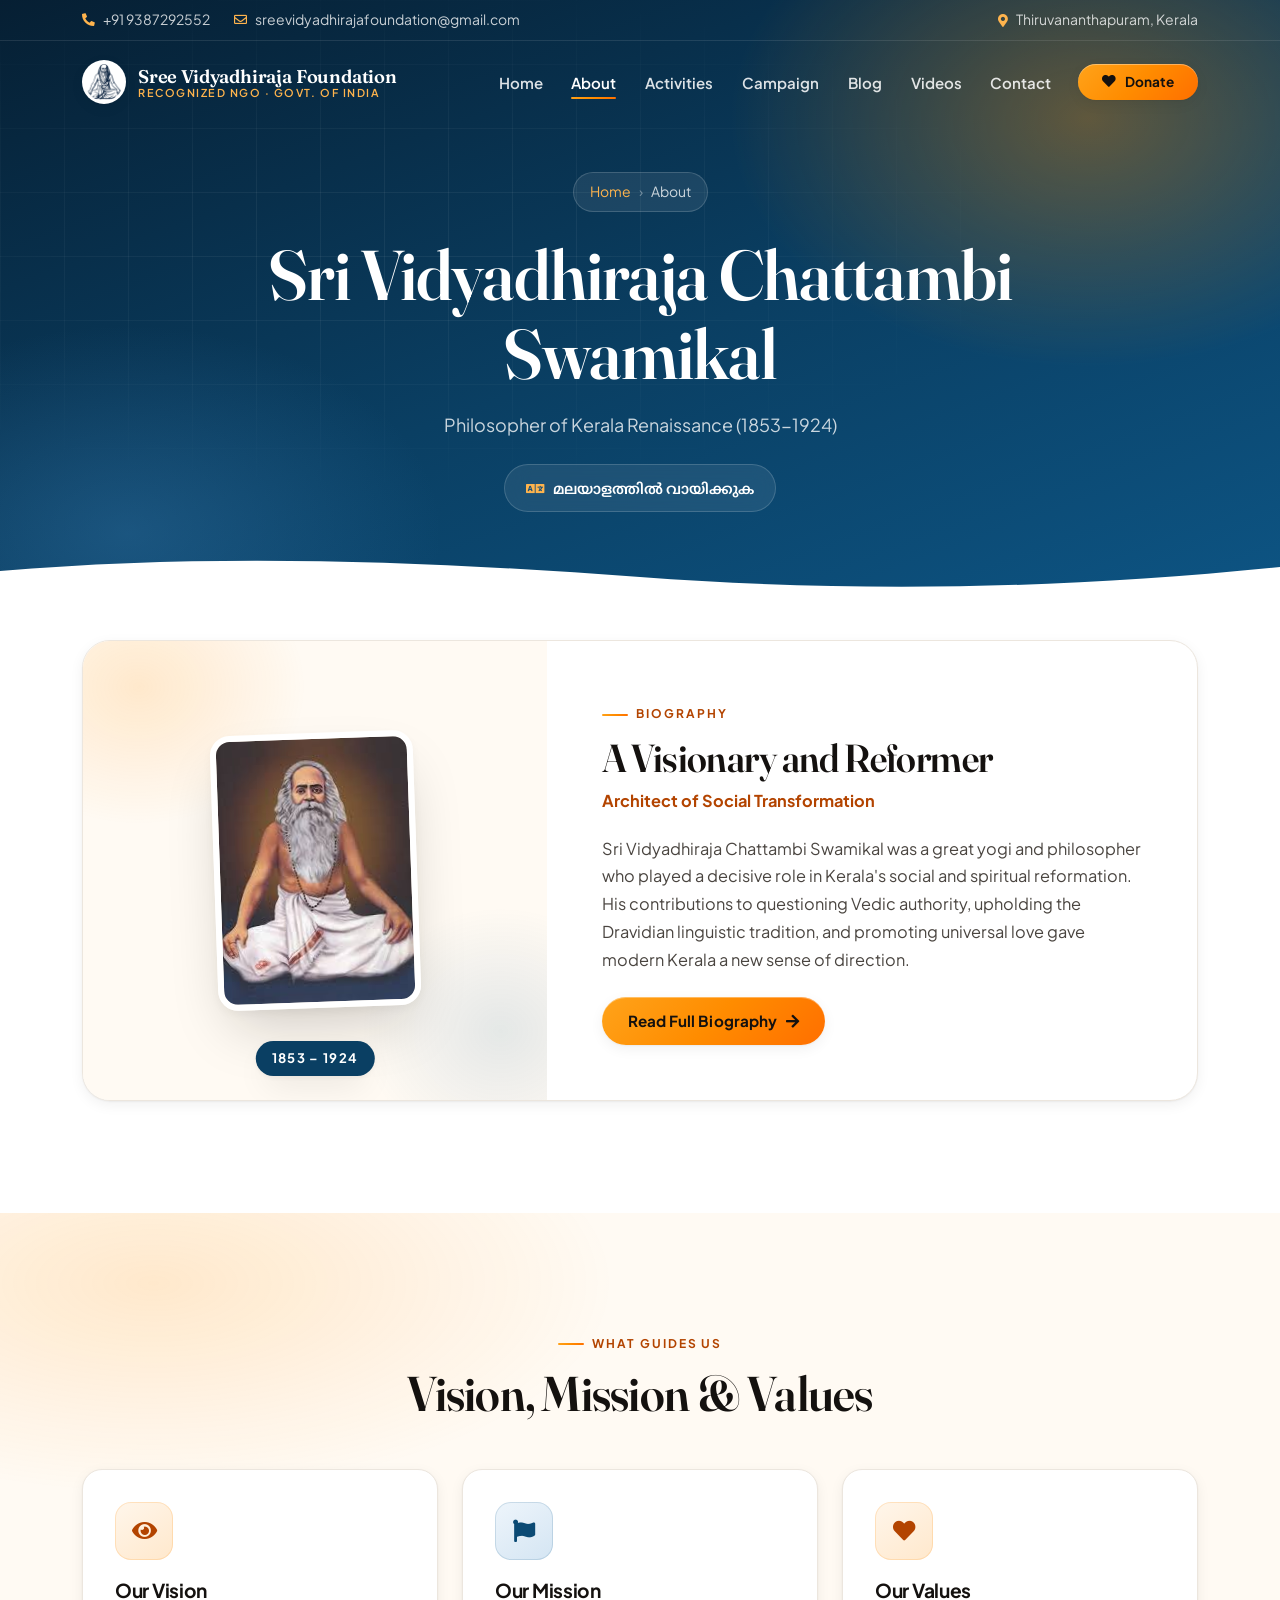
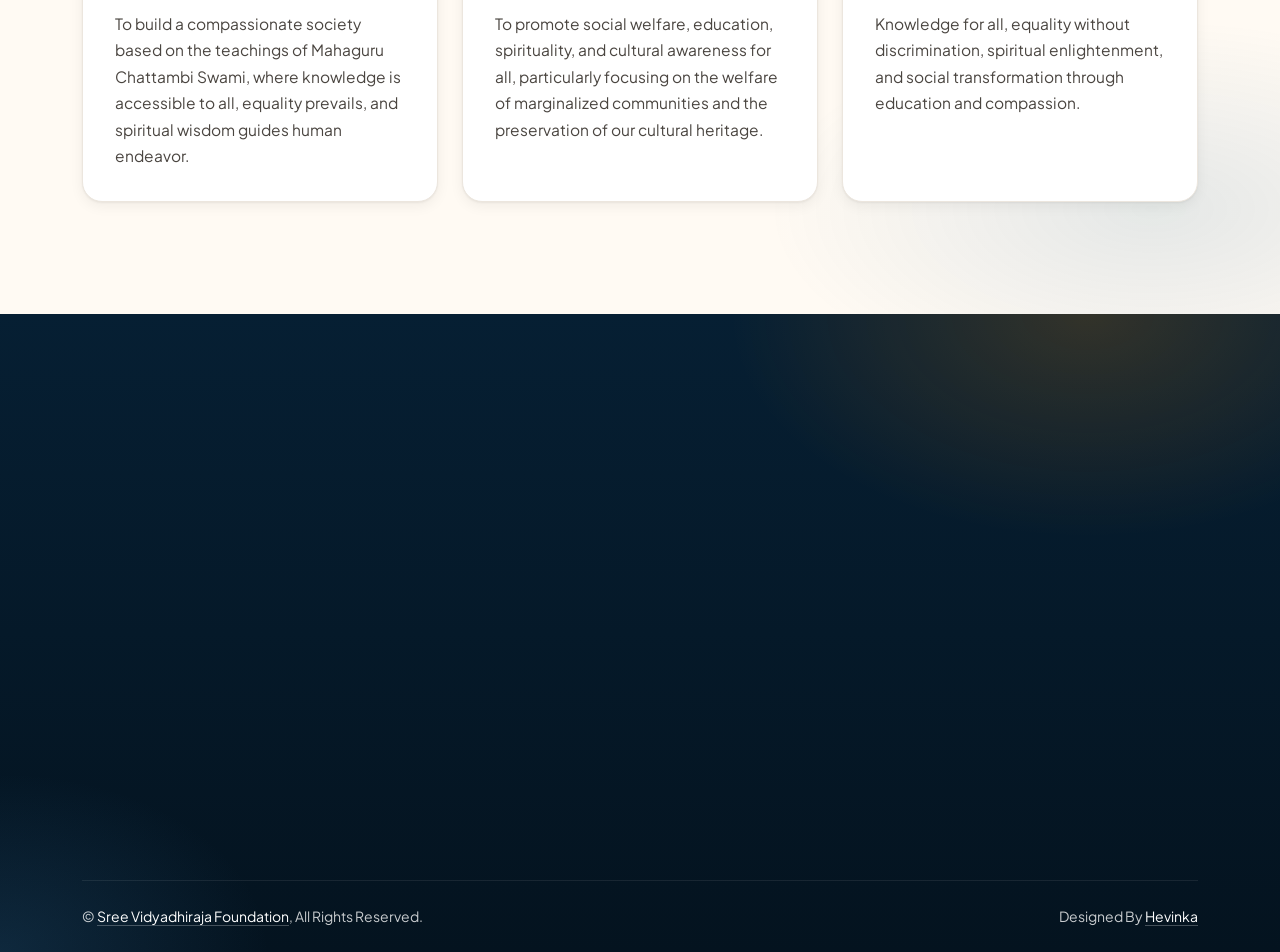
<file: public/about.html>
<!DOCTYPE html>
<html lang="en" class="no-js">

<head>
  <meta charset="utf-8">
  <meta name="viewport" content="width=device-width, initial-scale=1">
  <title>About - Sree Vidyadhiraja Foundation</title>
  <meta name="theme-color" content="#061f33">
  <link rel="icon" type="image/png" href="img/logov.png">
  <script>document.documentElement.classList.replace('no-js','js');setTimeout(function(){if(!window.__motion)document.documentElement.classList.remove('js')},2500);</script>

  <!-- Fonts: Fraunces (display) + Plus Jakarta Sans (body) -->
  <link rel="preconnect" href="https://fonts.googleapis.com">
  <link rel="preconnect" href="https://fonts.gstatic.com" crossorigin>
  <link rel="stylesheet" href="https://fonts.googleapis.com/css2?family=Fraunces:opsz,wght@9..144,500;9..144,600;9..144,700&family=Plus+Jakarta+Sans:wght@400;500;600;700&family=Noto+Sans+Malayalam:wght@400;600;700&display=swap">

  <!-- Framework & icons -->
  <link rel="stylesheet" href="https://cdn.jsdelivr.net/npm/bootstrap@5.3.3/dist/css/bootstrap.min.css">
  <link rel="stylesheet" href="https://use.fontawesome.com/releases/v5.15.4/css/all.css">

  <!-- Design system -->
  <link rel="stylesheet" href="css/theme.css">
  <link rel="stylesheet" href="css/style.css">
</head>

<body>
  <a class="skip-link" href="#main">Skip to content</a>
  <div class="scroll-progress" aria-hidden="true"><span></span></div>

  <header class="site-header" id="siteHeader">
    <div class="topbar d-none d-lg-block">
      <div class="container">
        <div class="d-flex gap-4">
          <a href="tel:+919387292552"><i class="fa fa-phone-alt" aria-hidden="true"></i>+91 9387292552</a>
          <a href="mailto:sreevidyadhirajafoundation@gmail.com"><i class="far fa-envelope" aria-hidden="true"></i>sreevidyadhirajafoundation@gmail.com</a>
        </div>
        <span><i class="fa fa-map-marker-alt me-2" aria-hidden="true"></i>Thiruvananthapuram, Kerala</span>
      </div>
    </div>
    <nav class="navbar navbar-expand-xl" aria-label="Main">
      <div class="container">
        <a href="index.html" class="navbar-brand brand">
          <img src="img/opt/logo-160.png" alt="Sree Vidyadhiraja Foundation logo" width="44" height="44">
          <span class="brand-name">Sree Vidyadhiraja Foundation<small>Recognized NGO &middot; Govt. of India</small></span>
        </a>
        <button class="nav-toggle d-xl-none" type="button" data-bs-toggle="collapse" data-bs-target="#navbarCollapse"
          aria-controls="navbarCollapse" aria-expanded="false" aria-label="Toggle navigation">
          <span></span><span></span><span></span>
        </button>
        <div class="collapse navbar-collapse" id="navbarCollapse">
          <div class="navbar-nav ms-xl-auto">
            <a href="index.html" class="nav-item nav-link">Home</a>
            <a href="about.html" class="nav-item nav-link active" aria-current="page">About</a>
            <a href="index.html#activity" class="nav-item nav-link">Activities</a>
            <a href="product.html" class="nav-item nav-link">Campaign</a>
            <a href="blog.html" class="nav-item nav-link">Blog</a>
            <a href="videos.html" class="nav-item nav-link">Videos</a>
            <a href="contact.html" class="nav-item nav-link">Contact</a>
          </div>
          <div class="nav-cta">
            <a href="donate.html" class="btn btn-gradient btn-sm px-4"><i class="fa fa-heart" aria-hidden="true"></i>Donate</a>
          </div>
        </div>
      </div>
    </nav>
  </header>

  <main id="main" class="page-main">
  <section class="page-hero">
    <div class="hero-grid" aria-hidden="true"></div>
    <div class="container">
      <div class="hero-intro text-center mx-auto" style="max-width: 820px">
        <nav aria-label="breadcrumb" class="d-flex justify-content-center"><ol class="breadcrumb"><li class="breadcrumb-item"><a href="index.html">Home</a></li><li class="breadcrumb-item active" aria-current="page">About</li></ol></nav>
        <h1 class="mt-4" id="heroTitle">Sri Vidyadhiraja Chattambi Swamikal</h1>
        <p class="mx-auto mb-4" id="heroSubtitle">Philosopher of Kerala Renaissance (1853-1924)</p>
        <button class="lang-btn" id="translateBtn" type="button">മലയാളത്തിൽ വായിക്കുക</button>
      </div>
    </div>
      <div class="page-hero-curve" aria-hidden="true"><svg viewBox="0 0 1440 48" preserveAspectRatio="none"><path fill="currentColor" d="M0 48h1440V22c-240 22-480 26-720 10S240 8 0 26z"/></svg></div>
  </section>

  <section class="section pt-5">
    <div class="container">
      <div class="profile-card card-elevated" data-reveal>
        <div class="profile-image">
          <div class="frame"><img src="img/images.jpeg" alt="Chattambi Swamikal" width="191" height="263"></div>
          <span class="years">1853 &ndash; 1924</span>
        </div>
        <div class="profile-content">
          <span class="eyebrow">Biography</span>
          <h2 id="profileTitle">A Visionary and Reformer</h2>
          <p class="subtitle" id="profileSubtitle">Architect of Social Transformation</p>
          <p id="profileText">Sri Vidyadhiraja Chattambi Swamikal was a great yogi and philosopher who played a decisive role in Kerala's social and spiritual reformation. His contributions to questioning Vedic authority, upholding the Dravidian linguistic tradition, and promoting universal love gave modern Kerala a new sense of direction.</p>
          <button class="btn btn-primary mt-2" id="readMoreBtn" type="button">
            <span id="readMoreText">Read Full Biography</span>
            <i class="fas fa-arrow-right" aria-hidden="true"></i>
          </button>
        </div>
      </div>
    </div>
  </section>

  <section class="section section-alt">
    <div class="container">
      <div class="section-head" data-reveal>
        <span class="eyebrow">What guides us</span>
        <h2 class="section-title">Vision, Mission &amp; Values</h2>
      </div>
      <div class="row g-4" data-stagger="120">
        <div class="col-md-4" data-reveal>
          <div class="value-card card-elevated gradient-border">
            <span class="icon-tile"><i class="fas fa-eye" aria-hidden="true"></i></span>
            <h3 id="visionTitle">Our Vision</h3>
            <p id="visionText">To build a compassionate society based on the teachings of Mahaguru Chattambi Swami, where knowledge is accessible to all, equality prevails, and spiritual wisdom guides human endeavor.</p>
          </div>
        </div>
        <div class="col-md-4" data-reveal>
          <div class="value-card card-elevated gradient-border">
            <span class="icon-tile navy"><i class="fas fa-flag" aria-hidden="true"></i></span>
            <h3 id="missionTitle">Our Mission</h3>
            <p id="missionText">To promote social welfare, education, spirituality, and cultural awareness for all, particularly focusing on the welfare of marginalized communities and the preservation of our cultural heritage.</p>
          </div>
        </div>
        <div class="col-md-4" data-reveal>
          <div class="value-card card-elevated gradient-border">
            <span class="icon-tile"><i class="fas fa-heart" aria-hidden="true"></i></span>
            <h3 id="valuesTitle">Our Values</h3>
            <p id="valuesText">Knowledge for all, equality without discrimination, spiritual enlightenment, and social transformation through education and compassion.</p>
          </div>
        </div>
      </div>
    </div>
  </section>
  </main>

  <!-- Biography modal -->
  <div class="bio-modal" id="bioModal" role="dialog" aria-modal="true" aria-labelledby="modalTitle">
    <div class="modal-wrapper">
      <div class="modal-header">
        <h2 id="modalTitle">Complete Biography</h2>
        <button class="modal-close" id="modalClose" type="button" aria-label="Close">
          <i class="fas fa-times" aria-hidden="true"></i>
        </button>
      </div>
      <div class="modal-body" id="modalContent">
        <!-- Content loaded via JS -->
      </div>
    </div>
  </div>

  <footer class="site-footer">
    <div class="container">
      <div class="row g-5">
        <div class="col-lg-4" data-reveal>
          <a href="index.html" class="brand footer-brand mb-4">
            <img src="img/opt/logo-160.png" alt="" width="48" height="48" loading="lazy">
            <span class="brand-name">Sree Vidyadhiraja Foundation</span>
          </a>
          <p class="mb-0">We are committed to supporting communities through education, healthcare, livelihood, and social welfare initiatives to build a compassionate and self-reliant society.</p>
        </div>

        <div class="col-sm-6 col-lg-4" data-reveal data-reveal-delay="100ms">
          <h4>Contact Us</h4>
          <ul class="footer-contact">
            <li><span class="ico"><i class="fa fa-map-marker-alt" aria-hidden="true"></i></span><span>Thiruvananthapuram</span></li>
            <li><span class="ico"><i class="fa fa-phone-alt" aria-hidden="true"></i></span><a href="tel:+919387292552">+91 9387292552</a></li>
            <li><span class="ico"><i class="fa fa-envelope" aria-hidden="true"></i></span><a href="mailto:sreevidyadhirajafoundation@gmail.com">sreevidyadhirajafoundation@gmail.com</a></li>
          </ul>
          <a href="https://wa.me/919387292552" target="_blank" rel="noopener" class="btn btn-whatsapp btn-sm mt-4 px-4"><i class="fab fa-whatsapp" aria-hidden="true"></i>Chat on WhatsApp</a>
        </div>

        <div class="col-sm-6 col-lg-4" data-reveal data-reveal-delay="200ms">
          <h4>Explore Links</h4>
          <ul class="footer-links">
            <li><a href="index.html">Home</a></li>
            <li><a href="about.html">About Us</a></li>
            <li><a href="index.html#activity">Activities</a></li>
            <li><a href="index.html#sermon">Initiatives</a></li>
            <li><a href="product.html">Campaign</a></li>
            <li><a href="blog.html">Blog</a></li>
            <li><a href="videos.html">Videos</a></li>
            <li><a href="contact.html">Contact Us</a></li>
          </ul>
          <div class="footer-cta mt-4">
            <h5 class="mb-2">Support our mission</h5>
            <p class="small mb-3">Every contribution helps education, healthcare and community welfare.</p>
            <a href="donate.html" class="btn btn-gradient btn-sm px-4"><i class="fa fa-heart" aria-hidden="true"></i>Donate</a>
          </div>
        </div>
      </div>

      <div class="footer-bottom d-flex flex-column flex-md-row justify-content-between gap-2 text-center text-md-start">
        <span>&copy; <a href="index.html">Sree Vidyadhiraja Foundation</a>, All Rights Reserved.</span>
        <span>Designed By <a href="#">Hevinka</a></span>
      </div>
    </div>
  </footer>

  <a href="#main" class="back-to-top" aria-label="Back to top">
    <svg viewBox="0 0 54 54" width="54" height="54" aria-hidden="true"><circle class="track" cx="27" cy="27" r="24"/><circle class="bar" cx="27" cy="27" r="24"/></svg>
    <i class="fa fa-arrow-up" aria-hidden="true"></i>
  </a>

  <script src="https://cdn.jsdelivr.net/npm/bootstrap@5.3.3/dist/js/bootstrap.bundle.min.js"></script>
  <script src="js/motion.js"></script>

  <script>
        const content = {
            en: {
                heroTitle: "Sri Vidyadhiraja Chattambi Swamikal",
                heroSubtitle: "Philosopher of Kerala Renaissance (1853-1924)",
                profileTitle: "A Visionary and Reformer",
                profileSubtitle: "Architect of Social Transformation",
                profileText: "Sri Vidyadhiraja Chattambi Swamikal was a great yogi and philosopher who played a decisive role in Kerala's social and spiritual reformation. His contributions to questioning Vedic authority, upholding the Dravidian linguistic tradition, and promoting universal love gave modern Kerala a new sense of direction.",
                readMoreText: "Read Full Biography",
                visionTitle: "Our Vision",
                visionText: "To build a compassionate society based on the teachings of Mahaguru Chattambi Swami, where knowledge is accessible to all, equality prevails, and spiritual wisdom guides human endeavor.",
                missionTitle: "Our Mission",
                missionText: "To promote social welfare, education, spirituality, and cultural awareness for all, particularly focusing on the welfare of marginalized communities and the preservation of our cultural heritage.",
                valuesTitle: "Our Values",
                valuesText: "Knowledge for all, equality without discrimination, spiritual enlightenment, and social transformation through education and compassion.",
                translateBtn: "മലയാളത്തിൽ വായിക്കുക",
                modalTitle: "Complete Biography",
                fullBio: `
                    <h3>Early Life and Education</h3>
                    <p>Chattambi Swamikal was born on August 25, 1853, in Kannammoola near Thiruvananthapuram. His childhood name was Kunjan Pillai, and his parents were Vasudevan Namboodiri and Nangammapillai. Despite growing up in poverty, he developed an intense thirst for knowledge from a young age.</p>
                    
                    <p>His first teacher was Pettayil Raman Pillai Ashan, from whom he learned Sanskrit, Tamil, mathematics, and logic. The title "Chattampi" came from his role as class leader or supervisor during his studies. Despite being a Namboodiri's son, his choice to learn from a non-Brahmin teacher was the first sign of his anti-orthodox stance.</p>
                    
                    <h3>Spiritual Development</h3>
                    <p>The turning point in Chattampi Swamikal's spiritual life was his relationship with Thycaud Ayya Swami. From him, he learned yoga, hatha yoga, Siddha medicine, and Tamil Siddhanta principles. This integrated education elevated him as a Siddha and a teacher connecting material and spiritual worlds.</p>
                    
                    <h3>Symbol of Religious Harmony</h3>
                    <p>One of the greatest proofs of Chattampi Swamikal's universal vision was his meeting with Sulaiman Rawther. When Rawther collapsed near Erattupetta railway station, he awoke in the lap of Chattampi Swamikal, who recited verses from the Quran to comfort him. This incident clearly demonstrates that his spirituality transcended religious divisions.</p>
                    
                    <h3>Major Literary Works</h3>
                    <p>Chattampi Swamikal's works reflect his multifaceted talent and philosophical positions:</p>
                    <ul>
                        <li><strong>Vedadhikara Nirupanam:</strong> Establishing that everyone has the right to study the Vedas</li>
                        <li><strong>Adibhasha:</strong> Linguistic research establishing Malayalam's Tamil origins</li>
                        <li><strong>Jeeva Karunyanirupanam:</strong> Classic work on ahimsa (non-violence)</li>
                        <li><strong>Adwaita Chinta Paddhati:</strong> Handbook for studying Advaita Vedanta</li>
                        <li><strong>Prachina Kerala:</strong> Historical work questioning the Parasurama legend</li>
                    </ul>
                    
                    <h3>Social Reform Contributions</h3>
                    <p>During the dark period of the caste system and orthodox thinking, Chattampi Swamikal challenged the rigid social structures. He questioned Vedic authority that was used to justify caste discrimination and advocated for the rights of all people to access knowledge and spiritual practices.</p>
                    
                    <h3>Legacy</h3>
                    <p>Sri Vidyadhiraja Chattampi Swamikal attained Samadhi on May 5, 1924, at Panmana in Kollam district. His greatest contribution to Kerala renaissance was providing the theoretical backing necessary for social reform. His legacy stands as a beacon of social transformation in Kerala, guiding us toward a society based on knowledge, equality, compassion, and rational thinking.</p>
                `
            },
            ml: {
                heroTitle: "ശ്രീ വിദ്യാധിരാജ ചട്ടമ്പിസ്വാമികൾ",
                heroSubtitle: "കേരള നവോത്ഥാനത്തിന്റെ ദാർശനികൻ (1853-1924)",
                profileTitle: "ഒരു ദൂരദർശിയും പരിഷ്‌കർത്താവും",
                profileSubtitle: "സാമൂഹിക പരിവർത്തനത്തിന്റെ ശില്പി",
                profileText: "ശ്രീ വിദ്യാധിരാജ ചട്ടമ്പിസ്വാമികൾ കേരളത്തിന്റെ സാമൂഹികവും ആത്മീയവുമായ പരിഷ്‌കരണത്തിൽ നിർണ്ണായക പങ്ക് വഹിച്ച മഹായോഗിയും ദാർശനികനുമാണ്. വേദാധികാരങ്ങളെ ചോദ്യം ചെയ്യാനും ദ്രാവിഡ ഭാഷാ പാരമ്പര്യത്തെ ഉയർത്തിപ്പിടിക്കാനും മനുഷ്യ സ്നേഹം പ്രോത്സാഹിപ്പിക്കാനും അദ്ദേഹം നൽകിയ സംഭാവനകൾ ആധുനിക കേരളത്തിന് പുതിയ ദിശാബോധം നൽകി.",
                readMoreText: "പൂർണ്ണ ജീവചരിത്രം വായിക്കുക",
                visionTitle: "ഞങ്ങളുടെ കാഴ്ചപ്പാട്",
                visionText: "മഹാഗുരു ചട്ടമ്പിസ്വാമിയുടെ ബോധനകൾ അടിസ്ഥാനമാക്കിയ സാഹോദര്യമായ സമൂഹം നിർമ്മിക്കൽ, എവിടെ അറിവ് എല്ലാവർക്കും ലഭ്യവും, തുല്യത നിലനിൽക്കുന്നതും, ആത്മീയ വിജ്ഞാനം മനുഷ്യ പരിശ്രമത്തെ നിയോജിപ്പിക്കുന്നതും.",
                missionTitle: "ഞങ്ങളുടെ ലക്ഷ്യം",
                missionText: "എല്ലാവർക്കുമായി സാമൂഹിക ക്ഷേമം, വിദ്യാഭ്യാസം, ആത്മീയത, സാംസ്കാരിക അവബോധം എന്നിവ പ്രോത്സാഹിപ്പിക്കുക, പ്രത്യേകിച്ച് പാർശ്വവത്കരിക്കപ്പെട്ട സമൂഹങ്ങളുടെ ക്ഷേമത്തിലും നമ്മുടെ സാംസ്കാരിക പൈതൃകത്തിന്റെ സംരക്ഷണത്തിലും ശ്രദ്ധ കേന്ദ്രീകരിക്കുക.",
                valuesTitle: "ഞങ്ങളുടെ മൂല്യങ്ങൾ",
                valuesText: "എല്ലാവർക്കും അറിവ്, വിവേചനമില്ലാതെ തുല്യത, ആത്മീയ പ്രബുദ്ധത, വിദ്യാഭ്യാസത്തിലൂടെയും അനുകമ്പയിലൂടെയും സാമൂഹിക പരിവർത്തനം.",
                translateBtn: "Read in English",
                modalTitle: "പൂർണ്ണ ജീവചരിത്രം",
                fullBio: `
                    <h3>ആദ്യകാല ജീവിതവും വിദ്യാഭ്യാസവും</h3>
                    <p>1853 ഓഗസ്റ്റ് 25-ന് തിരുവനന്തപുരത്തിനടുത്തുള്ള കണ്ണമ്മൂലയിൽ ചട്ടമ്പിസ്വാമികൾ ജനിച്ചു. അദ്ദേഹത്തിന്റെ ബാല്യനാമം കുഞ്ഞൻപിള്ളയായിരുന്നു, മാതാപിതാക്കൾ വാസുദേവൻ നമ്പൂതിരിയും നങ്കമ്മപ്പിള്ളയും ആയിരുന്നു. ദാരിദ്ര്യത്തിൽ വളർന്നെങ്കിലും, ചെറുപ്പം മുതലേ അറിവിനോടുള്ള തീവ്രമായ ദാഹം അദ്ദേഹത്തിൽ വികസിച്ചു.</p>
                    
                    <p>അദ്ദേഹത്തിന്റെ ആദ്യ ഗുരു പെറ്റയിൽ രാമൻപിള്ള ആശാനായിരുന്നു, അദ്ദേഹത്തിൽ നിന്ന് സംസ്കൃതം, തമിഴ്, ഗണിതം, തർക്കശാസ്ത്രം എന്നിവ പഠിച്ചു. പഠനകാലത്ത് ക്ലാസ് ലീഡറായോ സൂപ്പർവൈസറായോ ഉള്ള പങ്കിൽ നിന്നാണ് "ചട്ടമ്പി" എന്ന പദവി വന്നത്. നമ്പൂതിരിയുടെ മകനായിരുന്നിട്ടും, ബ്രാഹ്മണേതര അധ്യാപകനിൽ നിന്ന് പഠിക്കാനുള്ള അദ്ദേഹത്തിന്റെ തിരഞ്ഞെടുപ്പ് യാഥാസ്ഥിതിക വിരുദ്ധ നിലപാടിന്റെ ആദ്യ സൂചനയായിരുന്നു.</p>
                    
                    <h3>ആത്മീയ വികാസം</h3>
                    <p>ചട്ടമ്പിസ്വാമികളുടെ ആത്മീയ ജീവിതത്തിലെ വഴിത്തിരിവായിരുന്നു തൈക്കാട് അയ്യാസ്വാമിയുമായുള്ള ബന്ധം. അദ്ദേഹത്തിൽ നിന്ന് യോഗ, ഹഠയോഗ, സിദ്ധവൈദ്യം, തമിഴ് സിദ്ധാന്ത തത്ത്വങ്ങൾ എന്നിവ പഠിച്ചു. ഈ സമഗ്ര വിദ്യാഭ്യാസം അദ്ദേഹത്തെ ഒരു സിദ്ധനായും ഭൗതികവും ആത്മീയവുമായ ലോകങ്ങളെ ബന്ധിപ്പിക്കുന്ന അധ്യാപകനായും ഉയർത്തി.</p>
                    
                    <h3>മതസൗഹാർദ്ദത്തിന്റെ പ്രതീകം</h3>
                    <p>ചട്ടമ്പിസ്വാമികളുടെ സാർവത്രിക കാഴ്ചപ്പാടിന്റെ ഏറ്റവും വലിയ തെളിവുകളിലൊന്ന് സുലൈമാൻ റൗതറുമായുള്ള കൂടിക്കാഴ്ചയായിരുന്നു. എരട്ടുപേട്ട റെയിൽവേ സ്റ്റേഷനടുത്ത് റൗതർ കുഴഞ്ഞുവീണപ്പോൾ, ചട്ടമ്പിസ്വാമികളുടെ മടിയിൽ അദ്ദേഹം ഉണർന്നു, അദ്ദേഹത്തെ ആശ്വസിപ്പിക്കാൻ ഖുറാനിൽ നിന്നുള്ള വാക്യങ്ങൾ ചൊല്ലി. ഈ സംഭവം അദ്ദേഹത്തിന്റെ ആത്മീയത മതവിഭജനങ്ങളെ അതിലംഘിച്ചുവെന്ന് വ്യക്തമായി തെളിയിക്കുന്നു.</p>
                    
                    <h3>പ്രധാന സാഹിത്യകൃതികൾ</h3>
                    <p>ചട്ടമ്പിസ്വാമികളുടെ കൃതികൾ അദ്ദേഹത്തിന്റെ ബഹുമുഖ പ്രതിഭയും ദാർശനിക നിലപാടുകളും പ്രതിഫലിപ്പിക്കുന്നു:</p>
                    <ul>
                        <li><strong>വേദാധികാര നിരൂപണം:</strong> വേദങ്ങൾ പഠിക്കാൻ എല്ലാവർക്കും അവകാശമുണ്ടെന്ന് സ്ഥാപിക്കുന്നു</li>
                        <li><strong>ആദിഭാഷ:</strong> മലയാളത്തിന്റെ തമിഴ് ഉത്ഭവം സ്ഥാപിക്കുന്ന ഭാഷാ ഗവേഷണം</li>
                        <li><strong>ജീവകാരുണ്യനിരൂപണം:</strong> അഹിംസയെക്കുറിച്ചുള്ള ക്ലാസിക് കൃതി</li>
                        <li><strong>അദ്വൈത ചിന്താപദ്ധതി:</strong> അദ്വൈത വേദാന്തം പഠിക്കുന്നതിനുള്ള കൈപ്പുസ്തകം</li>
                        <li><strong>പ്രാചീന കേരളം:</strong> പരശുരാമ ഐതിഹ്യത്തെ ചോദ്യം ചെയ്യുന്ന ചരിത്ര കൃതി</li>
                    </ul>
                    
                    <h3>സാമൂഹിക പരിഷ്‌കരണ സംഭാവനകൾ</h3>
                    <p>ജാതിവ്യവസ്ഥയുടെയും യാഥാസ്ഥിതിക ചിന്തകളുടെയും ഇരുണ്ട കാലഘട്ടത്തിൽ, ചട്ടമ്പിസ്വാമികൾ കർക്കശമായ സാമൂഹിക ഘടനകളെ വെല്ലുവിളിച്ചു. ജാതി വിവേചനത്തെ ന്യായീകരിക്കാൻ ഉപയോഗിച്ചിരുന്ന വേദാധികാരത്തെ ചോദ്യം ചെയ്യുകയും അറിവും ആത്മീയ പരിശീലനങ്ങളും ലഭ്യമാക്കാനുള്ള എല്ലാ ആളുകളുടെയും അവകാശങ്ങൾക്കായി വാദിക്കുകയും ചെയ്തു.</p>
                    
                    <h3>പാരമ്പര്യം</h3>
                    <p>1924 മെയ് 5-ന് കൊല്ലം ജില്ലയിലെ പന്മനയിൽ വച്ച് ശ്രീ വിദ്യാധിരാജ ചട്ടമ്പിസ്വാമികൾ സമാധി പ്രാപിച്ചു. കേരള നവോത്ഥാനത്തിനുള്ള അദ്ദേഹത്തിന്റെ ഏറ്റവും വലിയ സംഭാവന സാമൂഹിക പരിഷ്‌കരണത്തിന് ആവശ്യമായ സൈദ്ധാന്തിക പിന്തുണ നൽകിയതാണ്. അറിവ്, തുല്യത, അനുകമ്പ, യുക്തിസഹമായ ചിന്ത എന്നിവയെ അടിസ്ഥാനമാക്കിയുള്ള ഒരു സമൂഹത്തിലേക്ക് നമ്മെ നയിക്കുന്ന കേരളത്തിലെ സാമൂഹിക പരിവർത്തനത്തിന്റെ വിളക്കുതൂണായി അദ്ദേഹത്തിന്റെ പാരമ്പര്യം നിലകൊള്ളുന്നു.</p>
                `
            }
        };

        let currentLang = 'en';

        function updateContent() {
            const lang = content[currentLang];
            document.getElementById('heroTitle').innerHTML = lang.heroTitle;
            document.getElementById('heroSubtitle').textContent = lang.heroSubtitle;
            document.getElementById('profileTitle').textContent = lang.profileTitle;
            document.getElementById('profileSubtitle').textContent = lang.profileSubtitle;
            document.getElementById('profileText').textContent = lang.profileText;
            document.getElementById('readMoreText').textContent = lang.readMoreText;
            document.getElementById('visionTitle').textContent = lang.visionTitle;
            document.getElementById('visionText').textContent = lang.visionText;
            document.getElementById('missionTitle').textContent = lang.missionTitle;
            document.getElementById('missionText').textContent = lang.missionText;
            document.getElementById('valuesTitle').textContent = lang.valuesTitle;
            document.getElementById('valuesText').textContent = lang.valuesText;
            document.getElementById('translateBtn').textContent = lang.translateBtn;
            document.getElementById('modalTitle').textContent = lang.modalTitle;
        }

        document.getElementById('translateBtn').addEventListener('click', function() {
            currentLang = currentLang === 'en' ? 'ml' : 'en';
            updateContent();
        });

        document.getElementById('readMoreBtn').addEventListener('click', function() {
            const modal = document.getElementById('bioModal');
            const modalContent = document.getElementById('modalContent');
            modalContent.innerHTML = content[currentLang].fullBio;
            modal.classList.add('active');
            document.body.style.overflow = 'hidden';
        });

        document.getElementById('modalClose').addEventListener('click', function() {
            const modal = document.getElementById('bioModal');
            modal.classList.remove('active');
            document.body.style.overflow = 'auto';
        });

        document.getElementById('bioModal').addEventListener('click', function(e) {
            if (e.target === this) {
                this.classList.remove('active');
                document.body.style.overflow = 'auto';
            }
        });
    </script>
</body>

</html>
</file>
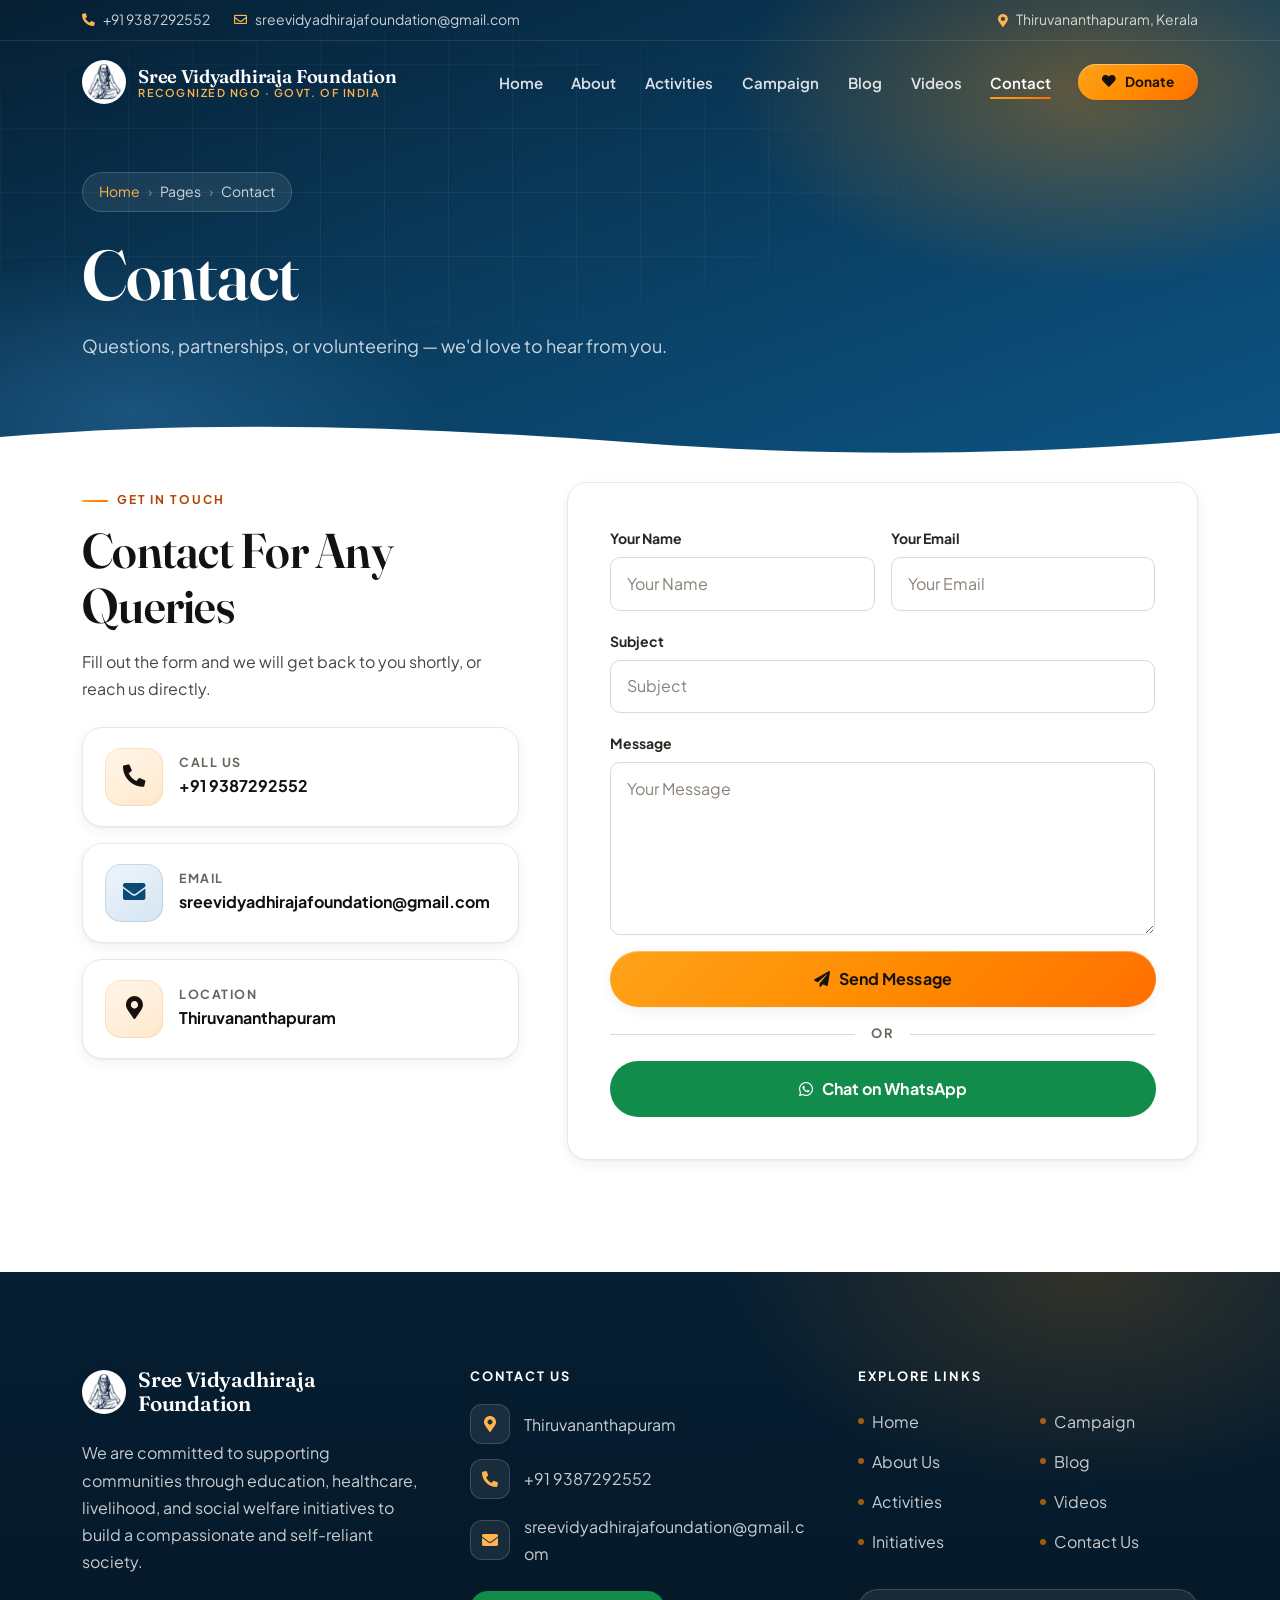
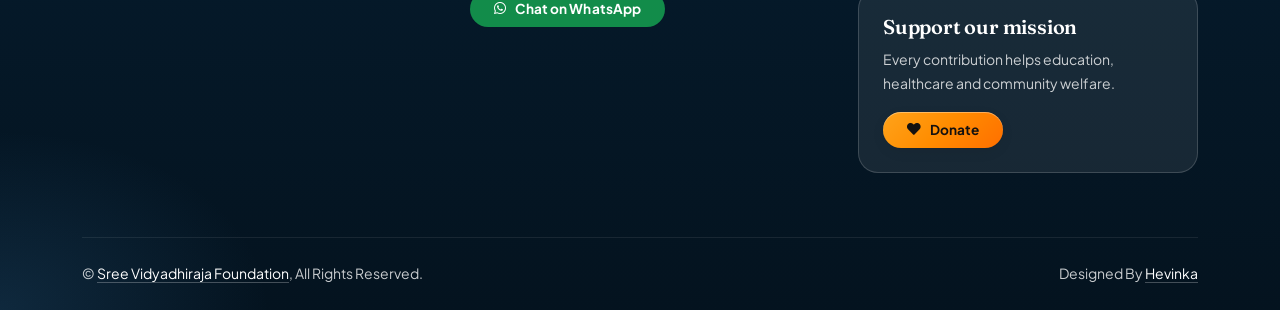
<file: public/contact.html>
<!DOCTYPE html>
<html lang="en" class="no-js">

<head>
  <meta charset="utf-8">
  <meta name="viewport" content="width=device-width, initial-scale=1">
  <title>Sree Vidyadhiraja Foundation</title>
  <meta name="theme-color" content="#061f33">
  <link rel="icon" type="image/png" href="img/logov.png">
  <script>document.documentElement.classList.replace('no-js','js');setTimeout(function(){if(!window.__motion)document.documentElement.classList.remove('js')},2500);</script>

  <!-- Fonts: Fraunces (display) + Plus Jakarta Sans (body) -->
  <link rel="preconnect" href="https://fonts.googleapis.com">
  <link rel="preconnect" href="https://fonts.gstatic.com" crossorigin>
  <link rel="stylesheet" href="https://fonts.googleapis.com/css2?family=Fraunces:opsz,wght@9..144,500;9..144,600;9..144,700&family=Plus+Jakarta+Sans:wght@400;500;600;700&display=swap">

  <!-- Framework & icons -->
  <link rel="stylesheet" href="https://cdn.jsdelivr.net/npm/bootstrap@5.3.3/dist/css/bootstrap.min.css">
  <link rel="stylesheet" href="https://use.fontawesome.com/releases/v5.15.4/css/all.css">

  <!-- Design system -->
  <link rel="stylesheet" href="css/theme.css">
  <link rel="stylesheet" href="css/style.css">
</head>

<body>
  <a class="skip-link" href="#main">Skip to content</a>
  <div class="scroll-progress" aria-hidden="true"><span></span></div>

  <header class="site-header" id="siteHeader">
    <div class="topbar d-none d-lg-block">
      <div class="container">
        <div class="d-flex gap-4">
          <a href="tel:+919387292552"><i class="fa fa-phone-alt" aria-hidden="true"></i>+91 9387292552</a>
          <a href="mailto:sreevidyadhirajafoundation@gmail.com"><i class="far fa-envelope" aria-hidden="true"></i>sreevidyadhirajafoundation@gmail.com</a>
        </div>
        <span><i class="fa fa-map-marker-alt me-2" aria-hidden="true"></i>Thiruvananthapuram, Kerala</span>
      </div>
    </div>
    <nav class="navbar navbar-expand-xl" aria-label="Main">
      <div class="container">
        <a href="index.html" class="navbar-brand brand">
          <img src="img/opt/logo-160.png" alt="Sree Vidyadhiraja Foundation logo" width="44" height="44">
          <span class="brand-name">Sree Vidyadhiraja Foundation<small>Recognized NGO &middot; Govt. of India</small></span>
        </a>
        <button class="nav-toggle d-xl-none" type="button" data-bs-toggle="collapse" data-bs-target="#navbarCollapse"
          aria-controls="navbarCollapse" aria-expanded="false" aria-label="Toggle navigation">
          <span></span><span></span><span></span>
        </button>
        <div class="collapse navbar-collapse" id="navbarCollapse">
          <div class="navbar-nav ms-xl-auto">
            <a href="index.html" class="nav-item nav-link">Home</a>
            <a href="about.html" class="nav-item nav-link">About</a>
            <a href="index.html#activity" class="nav-item nav-link">Activities</a>
            <a href="product.html" class="nav-item nav-link">Campaign</a>
            <a href="blog.html" class="nav-item nav-link">Blog</a>
            <a href="videos.html" class="nav-item nav-link">Videos</a>
            <a href="contact.html" class="nav-item nav-link active" aria-current="page">Contact</a>
          </div>
          <div class="nav-cta">
            <a href="donate.html" class="btn btn-gradient btn-sm px-4"><i class="fa fa-heart" aria-hidden="true"></i>Donate</a>
          </div>
        </div>
      </div>
    </nav>
  </header>

  <main id="main" class="page-main">
  <section class="page-hero">
    <div class="hero-grid" aria-hidden="true"></div>
    <div class="container">
      <div class="hero-intro">
        <nav aria-label="breadcrumb"><ol class="breadcrumb"><li class="breadcrumb-item"><a href="index.html">Home</a></li><li class="breadcrumb-item active" aria-current="page">Pages</li><li class="breadcrumb-item active" aria-current="page">Contact</li></ol></nav>
        <h1 class="mt-4">Contact</h1>
          <p>Questions, partnerships, or volunteering &mdash; we'd love to hear from you.</p>
      </div>
    </div>
      <div class="page-hero-curve" aria-hidden="true"><svg viewBox="0 0 1440 48" preserveAspectRatio="none"><path fill="currentColor" d="M0 48h1440V22c-240 22-480 26-720 10S240 8 0 26z"/></svg></div>
  </section>

  <section class="section pt-4 contact">
    <div class="container">
      <div class="row g-5">
        <div class="col-lg-5" data-reveal="left">
          <span class="eyebrow">Get In Touch</span>
          <h2 class="section-title">Contact For Any Queries</h2>
          <p class="mb-4">Fill out the form and we will get back to you shortly, or reach us directly.</p>
          <div class="d-grid gap-3" data-stagger="90">
            <div class="contact-info-card card-elevated" data-reveal>
              <span class="icon-tile"><i class="fa fa-phone-alt" aria-hidden="true"></i></span>
              <div><h6>Call us</h6><a href="tel:+919387292552">+91 9387292552</a></div>
            </div>
            <div class="contact-info-card card-elevated" data-reveal>
              <span class="icon-tile navy"><i class="fa fa-envelope" aria-hidden="true"></i></span>
              <div><h6>Email</h6><a href="mailto:sreevidyadhirajafoundation@gmail.com">sreevidyadhirajafoundation@gmail.com</a></div>
            </div>
            <div class="contact-info-card card-elevated" data-reveal>
              <span class="icon-tile"><i class="fa fa-map-marker-alt" aria-hidden="true"></i></span>
              <div><h6>Location</h6><span>Thiruvananthapuram</span></div>
            </div>
          </div>
        </div>

        <div class="col-lg-7" data-reveal="right">
          <div class="contact-form-card card-elevated">
            <!-- Web3Forms Contact Form -->
            <form action="https://api.web3forms.com/submit" method="POST" class="row g-3">
              <input type="hidden" name="access_key" value="02be98a9-921b-4967-b79f-818f0ce3e8d3">

              <div class="col-sm-6">
                <label class="form-label" for="cf-name">Your Name</label>
                <input type="text" id="cf-name" name="name" class="form-control" placeholder="Your Name" required>
              </div>
              <div class="col-sm-6">
                <label class="form-label" for="cf-email">Your Email</label>
                <input type="email" id="cf-email" name="email" class="form-control" placeholder="Your Email" required>
              </div>
              <div class="col-12">
                <label class="form-label" for="cf-subject">Subject</label>
                <input type="text" id="cf-subject" name="subject" class="form-control" placeholder="Subject">
              </div>
              <div class="col-12">
                <label class="form-label" for="cf-message">Message</label>
                <textarea id="cf-message" name="message" class="w-100 form-control" rows="6" cols="10" placeholder="Your Message" required></textarea>
              </div>

              <input type="checkbox" name="botcheck" class="hidden" style="display:none;">

              <div class="col-12">
                <button class="btn btn-primary btn-lg w-100" type="submit"><i class="fa fa-paper-plane" aria-hidden="true"></i>Send Message</button>
              </div>
              <div class="col-12"><div class="or-divider">OR</div></div>
              <!-- WhatsApp Button Below Form -->
              <div class="col-12">
                <a href="https://wa.me/919387292552" target="_blank" rel="noopener" class="btn btn-success btn-lg w-100">
                  <i class="fab fa-whatsapp" aria-hidden="true"></i> Chat on WhatsApp
                </a>
              </div>
            </form>
          </div>
        </div>
      </div>
    </div>
  </section>
  </main>

  <footer class="site-footer">
    <div class="container">
      <div class="row g-5">
        <div class="col-lg-4" data-reveal>
          <a href="index.html" class="brand footer-brand mb-4">
            <img src="img/opt/logo-160.png" alt="" width="48" height="48" loading="lazy">
            <span class="brand-name">Sree Vidyadhiraja Foundation</span>
          </a>
          <p class="mb-0">We are committed to supporting communities through education, healthcare, livelihood, and social welfare initiatives to build a compassionate and self-reliant society.</p>
        </div>

        <div class="col-sm-6 col-lg-4" data-reveal data-reveal-delay="100ms">
          <h4>Contact Us</h4>
          <ul class="footer-contact">
            <li><span class="ico"><i class="fa fa-map-marker-alt" aria-hidden="true"></i></span><span>Thiruvananthapuram</span></li>
            <li><span class="ico"><i class="fa fa-phone-alt" aria-hidden="true"></i></span><a href="tel:+919387292552">+91 9387292552</a></li>
            <li><span class="ico"><i class="fa fa-envelope" aria-hidden="true"></i></span><a href="mailto:sreevidyadhirajafoundation@gmail.com">sreevidyadhirajafoundation@gmail.com</a></li>
          </ul>
          <a href="https://wa.me/919387292552" target="_blank" rel="noopener" class="btn btn-whatsapp btn-sm mt-4 px-4"><i class="fab fa-whatsapp" aria-hidden="true"></i>Chat on WhatsApp</a>
        </div>

        <div class="col-sm-6 col-lg-4" data-reveal data-reveal-delay="200ms">
          <h4>Explore Links</h4>
          <ul class="footer-links">
            <li><a href="index.html">Home</a></li>
            <li><a href="about.html">About Us</a></li>
            <li><a href="index.html#activity">Activities</a></li>
            <li><a href="index.html#sermon">Initiatives</a></li>
            <li><a href="product.html">Campaign</a></li>
            <li><a href="blog.html">Blog</a></li>
            <li><a href="videos.html">Videos</a></li>
            <li><a href="contact.html">Contact Us</a></li>
          </ul>
          <div class="footer-cta mt-4">
            <h5 class="mb-2">Support our mission</h5>
            <p class="small mb-3">Every contribution helps education, healthcare and community welfare.</p>
            <a href="donate.html" class="btn btn-gradient btn-sm px-4"><i class="fa fa-heart" aria-hidden="true"></i>Donate</a>
          </div>
        </div>
      </div>

      <div class="footer-bottom d-flex flex-column flex-md-row justify-content-between gap-2 text-center text-md-start">
        <span>&copy; <a href="index.html">Sree Vidyadhiraja Foundation</a>, All Rights Reserved.</span>
        <span>Designed By <a href="#">Hevinka</a></span>
      </div>
    </div>
  </footer>

  <a href="#main" class="back-to-top" aria-label="Back to top">
    <svg viewBox="0 0 54 54" width="54" height="54" aria-hidden="true"><circle class="track" cx="27" cy="27" r="24"/><circle class="bar" cx="27" cy="27" r="24"/></svg>
    <i class="fa fa-arrow-up" aria-hidden="true"></i>
  </a>

  <script src="https://cdn.jsdelivr.net/npm/bootstrap@5.3.3/dist/js/bootstrap.bundle.min.js"></script>
  <script src="js/motion.js"></script>
</body>

</html>
</file>
<file: public/css/theme.css>
/* ==========================================================================
   Sree Vidyadhiraja Foundation — Design tokens
   Every color, gradient, size, radius, shadow and motion value lives here.
   Change the theme by editing this file only.
   ========================================================================== */

:root {
  /* ---- Brand: saffron ------------------------------------------------- */
  --saffron-50:  #fff6eb;
  --saffron-100: #ffe8cc;
  --saffron-200: #ffd199;
  --saffron-300: #ffb44d;
  --saffron-400: #ffa31a;
  --saffron-500: #ff8c00;   /* primary (original --bs-primary) */
  --saffron-600: #ff6f00;   /* original accent */
  --saffron-700: #e65a00;   /* original hover */
  --saffron-800: #b34400;   /* AA text on light (5.6:1 on white) */
  --saffron-900: #7a2e00;

  /* ---- Brand: navy ---------------------------------------------------- */
  --navy-50:  #eef5fb;
  --navy-100: #d4e5f3;
  --navy-200: #a6c8e4;
  --navy-300: #6fa3cf;
  --navy-400: #3a7fb5;
  --navy-500: #0d5483;      /* original brand-name color */
  --navy-600: #0b4a74;
  --navy-700: #0a3f63;
  --navy-800: #08304c;
  --navy-900: #061f33;
  --navy-950: #04131f;

  /* ---- Warm neutrals -------------------------------------------------- */
  --ink:       #14110f;
  --ink-2:     #2a2521;
  --body:      #4a4540;     /* 9.4:1 on white */
  --muted:     #6b645c;     /* 5.8:1 on white */
  --line:      #ece6de;
  --line-2:    #e0d8cd;
  --cream:     #fffaf3;
  --surface:   #ffffff;
  --surface-2: #fbf8f4;

  /* ---- Semantic roles ------------------------------------------------- */
  --color-primary:        var(--saffron-500);
  --color-primary-strong: var(--saffron-700);
  --color-primary-text:   var(--saffron-800);
  --color-brand:          var(--navy-500);
  --color-bg:             var(--surface);
  --color-bg-alt:         var(--cream);
  --text-strong:          var(--ink);
  --text:                 var(--body);
  --text-muted:           var(--muted);
  --text-on-primary:      var(--ink);          /* 7.9:1 on saffron-500 */
  --text-on-dark:         #ffffff;
  --text-on-dark-muted:   rgba(255, 255, 255, .78);
  --success:              #1f8a4c;
  --danger:               #c0362c;
  --whatsapp:             #128c4a;             /* AA with white text */

  /* ---- Gradients ------------------------------------------------------ */
  --grad-flame:    linear-gradient(135deg, #ffa31a 0%, #ff8c00 50%, #ff6f00 100%);
  --grad-flame-hover: linear-gradient(135deg, #ffb44d 0%, #ff9a1a 45%, #ff7a10 100%);
  --grad-twilight: linear-gradient(160deg, #061f33 0%, #0a3f63 55%, #0d5483 100%);
  --grad-mesh:
    radial-gradient(60% 50% at 12% 10%, rgba(255, 140, 0, .16) 0%, transparent 60%),
    radial-gradient(50% 45% at 90% 85%, rgba(13, 84, 131, .11) 0%, transparent 60%),
    var(--cream);
  --grad-dawn:     linear-gradient(180deg, #fff6eb 0%, #ffffff 100%);
  --grad-ember:    linear-gradient(90deg, #ffb44d 0%, #ff8c00 45%, #e65a00 100%);
  --grad-ember-deep: linear-gradient(90deg, #e65a00 0%, #b34400 100%);  /* display text on light */
  --grad-border:   linear-gradient(135deg, rgba(255, 163, 26, .9), rgba(255, 111, 0, .25) 40%, rgba(13, 84, 131, .35));

  /* ---- Typography ----------------------------------------------------- */
  --font-display: 'Fraunces', 'Noto Serif Malayalam', Georgia, 'Times New Roman', serif;
  --font-body: 'Plus Jakarta Sans', 'Noto Sans Malayalam', system-ui, -apple-system, 'Segoe UI', Roboto, sans-serif;

  /* 1.25 (major third) scale; display sizes are fluid */
  --fs-xs:   .75rem;
  --fs-sm:   .875rem;
  --fs-base: 1rem;
  --fs-md:   1.125rem;
  --fs-lg:   1.25rem;
  --fs-xl:   1.5625rem;
  --fs-2xl:  clamp(1.6rem, 1.3rem + 1.2vw, 1.953rem);
  --fs-3xl:  clamp(1.9rem, 1.4rem + 2vw, 2.441rem);
  --fs-4xl:  clamp(2.2rem, 1.5rem + 3vw, 3.052rem);
  --fs-5xl:  clamp(2.6rem, 1.6rem + 4.4vw, 4.4rem);

  --lh-tight: 1.12;
  --lh-snug:  1.3;
  --lh-body:  1.7;

  /* ---- Spacing (8px rhythm) ------------------------------------------ */
  --space-1: .25rem;
  --space-2: .5rem;
  --space-3: .75rem;
  --space-4: 1rem;
  --space-5: 1.5rem;
  --space-6: 2rem;
  --space-7: 3rem;
  --space-8: 4rem;
  --space-9: 6rem;
  --section-y: clamp(4.5rem, 3rem + 5vw, 7.5rem);
  --header-h: 84px;

  /* ---- Radii ---------------------------------------------------------- */
  --r-xs: 6px;
  --r-sm: 10px;
  --r-md: 14px;
  --r-lg: 20px;
  --r-xl: 28px;
  --r-pill: 999px;

  /* ---- Shadows (soft, layered) --------------------------------------- */
  --shadow-xs: 0 1px 2px rgba(20, 17, 15, .06);
  --shadow-sm: 0 1px 2px rgba(20, 17, 15, .05), 0 4px 14px rgba(20, 17, 15, .06);
  --shadow-md: 0 2px 4px rgba(20, 17, 15, .04), 0 14px 34px -10px rgba(20, 17, 15, .14);
  --shadow-lg: 0 4px 10px rgba(20, 17, 15, .04), 0 28px 60px -16px rgba(20, 17, 15, .22);
  --shadow-glow: 0 12px 30px -10px rgba(255, 111, 0, .6);
  --shadow-navy: 0 30px 70px -24px rgba(6, 31, 51, .55);
  --ring: 0 0 0 3px rgba(255, 140, 0, .35);
  --ring-navy: 0 0 0 3px rgba(13, 84, 131, .3);

  /* ---- Glass ---------------------------------------------------------- */
  --glass-bg: rgba(255, 255, 255, .72);
  --glass-border: rgba(255, 255, 255, .6);
  --glass-dark-bg: rgba(255, 255, 255, .08);
  --glass-dark-border: rgba(255, 255, 255, .16);
  --blur: 16px;

  /* ---- Motion --------------------------------------------------------- */
  --ease-out: cubic-bezier(.16, 1, .3, 1);
  --ease-in-out: cubic-bezier(.65, 0, .35, 1);
  --dur-fast: 160ms;
  --dur: 280ms;
  --dur-slow: 800ms;
  --reveal-distance: 28px;

  /* ---- Bootstrap bridge (so .text-primary, .bg-primary, forms, etc. follow the theme) */
  --bs-primary: #ff8c00;
  --bs-primary-rgb: 255, 140, 0;
  --bs-secondary: #6b645c;
  --bs-secondary-rgb: 107, 100, 92;
  --bs-dark: #14110f;
  --bs-dark-rgb: 20, 17, 15;
  --bs-light: #fffaf3;
  --bs-light-rgb: 255, 250, 243;
  --bs-body-font-family: var(--font-body);
  --bs-body-color: var(--body);
  --bs-body-bg: var(--surface);
  --bs-heading-color: var(--ink);
  --bs-link-color: var(--saffron-800);
  --bs-link-color-rgb: 179, 68, 0;
  --bs-link-hover-color: var(--saffron-900);
  --bs-link-hover-color-rgb: 122, 46, 0;
  --bs-border-color: var(--line);
  --bs-border-radius: var(--r-sm);
  --bs-border-radius-lg: var(--r-md);
  --bs-border-radius-sm: var(--r-xs);
  --bs-focus-ring-color: rgba(255, 140, 0, .35);
}
</file>
<file: public/css/style.css>
/* ==========================================================================
   Sree Vidyadhiraja Foundation — Components & layout
   All values come from css/theme.css tokens.
   ========================================================================== */

/* ---------- Base ---------------------------------------------------------- */
@view-transition { navigation: auto; }

html { scroll-behavior: smooth; scroll-padding-top: calc(var(--header-h) + 12px); }

body {
  font-family: var(--font-body);
  font-size: var(--fs-base);
  line-height: var(--lh-body);
  color: var(--text);
  background: var(--color-bg);
  -webkit-font-smoothing: antialiased;
  text-rendering: optimizeLegibility;
  overflow-x: hidden;
}

img { max-width: 100%; height: auto; }

h1, h2, h3, .h1, .h2, .h3, .display-1, .display-2, .display-3, .display-4, .display-5 {
  font-family: var(--font-display);
  font-weight: 600;
  letter-spacing: -0.015em;
  line-height: var(--lh-tight);
  color: var(--text-strong);
  font-variation-settings: "opsz" 96;
}
h4, h5, h6, .h4, .h5, .h6 {
  font-family: var(--font-body);
  font-weight: 700;
  line-height: var(--lh-snug);
  color: var(--text-strong);
  letter-spacing: -0.01em;
}
h1, .h1 { font-size: var(--fs-4xl); }
h2, .h2 { font-size: var(--fs-3xl); }
h3, .h3 { font-size: var(--fs-2xl); }
h4, .h4 { font-size: var(--fs-lg); }
h5, .h5 { font-size: var(--fs-md); }

a { color: var(--color-primary-text); text-decoration: none; transition: color var(--dur) var(--ease-out); }
a:hover { color: var(--saffron-900); }

::selection { background: var(--saffron-200); color: var(--ink); }

:focus-visible { outline: 2px solid var(--saffron-600); outline-offset: 3px; border-radius: 4px; }

.text-primary { color: var(--color-primary-text) !important; }
.bg-primary { background: var(--color-primary) !important; }
.text-orange { color: var(--color-primary-text) !important; }
.text-brand { color: var(--color-brand) !important; }
.text-muted { color: var(--text-muted) !important; }
.text-secondary { color: var(--text-muted) !important; }

.text-gradient {
  background: var(--grad-ember);
  -webkit-background-clip: text;
  background-clip: text;
  color: transparent;
  -webkit-text-fill-color: transparent;
}
.text-gradient-deep {
  background: var(--grad-ember-deep);
  -webkit-background-clip: text;
  background-clip: text;
  color: transparent;
  -webkit-text-fill-color: transparent;
}

.skip-link {
  position: absolute; left: 16px; top: -60px; z-index: 2000;
  background: var(--ink); color: #fff; padding: .6rem 1rem; border-radius: var(--r-sm);
  transition: top var(--dur) var(--ease-out);
}
.skip-link:focus { top: 12px; color: #fff; }

.page-main { animation: page-in .7s var(--ease-out) both; overflow-x: clip; }
html { overflow-x: hidden; }
@keyframes page-in { from { opacity: 0; transform: translateY(10px); } to { opacity: 1; transform: none; } }

.section { padding-block: var(--section-y); position: relative; }
.section-alt { background: var(--grad-mesh); }
.section-dawn { background: var(--grad-dawn); }
.py-6 { padding-top: 6rem; padding-bottom: 6rem; }

/* Section heading */
.section-head { max-width: 720px; margin: 0 auto var(--space-7); text-align: center; }
.section-head.text-start { margin-left: 0; }
.eyebrow {
  display: inline-flex; align-items: center; gap: .55rem;
  font-family: var(--font-body);
  font-size: var(--fs-xs); font-weight: 700; letter-spacing: .16em; text-transform: uppercase;
  color: var(--color-primary-text);
  margin-bottom: var(--space-3);
}
.eyebrow::before {
  content: ""; width: 26px; height: 2px; border-radius: 2px; background: var(--grad-flame);
}
.section-title { font-size: var(--fs-4xl); margin-bottom: var(--space-4); }
.section-lead { font-size: var(--fs-md); color: var(--text-muted); margin: 0; }

/* ---------- Buttons ------------------------------------------------------- */
.btn {
  --btn-pad-y: .8rem; --btn-pad-x: 1.6rem;
  position: relative; overflow: hidden; isolation: isolate;
  display: inline-flex; align-items: center; justify-content: center; gap: .55rem;
  padding: var(--btn-pad-y) var(--btn-pad-x);
  font-family: var(--font-body); font-weight: 700; font-size: .95rem; letter-spacing: .005em;
  border-radius: var(--r-pill);
  border: 1px solid transparent;
  transition: transform var(--dur) var(--ease-out), box-shadow var(--dur) var(--ease-out),
              background-color var(--dur) var(--ease-out), color var(--dur) var(--ease-out), border-color var(--dur) var(--ease-out);
  will-change: transform;
}
.btn:focus-visible { outline: none; box-shadow: var(--ring); }
.btn:active { transform: translateY(0) scale(.98); }
.btn-sm { --btn-pad-y: .5rem; --btn-pad-x: 1rem; font-size: .85rem; }
.btn-lg { --btn-pad-y: 1rem; --btn-pad-x: 2rem; font-size: 1rem; }
.btn.py-3 { padding-top: 1rem !important; padding-bottom: 1rem !important; }
.btn i { transition: transform var(--dur) var(--ease-out); }
.btn:hover i.fa-arrow-right, .btn:hover i.fa-long-arrow-alt-right { transform: translateX(4px); }

/* shine sweep */
.btn-primary::after, .btn-gradient::after, .btn-orange::after {
  content: ""; position: absolute; inset: 0; z-index: -1;
  background: linear-gradient(105deg, transparent 35%, rgba(255, 255, 255, .55) 50%, transparent 65%);
  transform: translateX(-120%);
  transition: transform .8s var(--ease-out);
}
.btn-primary:hover::after, .btn-gradient:hover::after, .btn-orange:hover::after { transform: translateX(120%); }

.btn-primary, .btn-gradient, .btn-orange,
.btn.btn-primary:focus, .btn-orange:focus {
  background: var(--grad-flame) !important;
  color: var(--text-on-primary) !important;
  border: 0 !important;
  box-shadow: 0 1px 0 rgba(255, 255, 255, .35) inset, var(--shadow-sm);
}
.btn-primary:hover, .btn-gradient:hover, .btn-orange:hover,
.btn.btn-primary:hover {
  background: var(--grad-flame-hover) !important;
  color: var(--ink) !important;
  transform: translateY(-2px);
  box-shadow: 0 1px 0 rgba(255, 255, 255, .35) inset, var(--shadow-glow);
}

.btn-navy, .btn-dark {
  background: var(--navy-700) !important; color: #fff !important; border: 0 !important;
  box-shadow: var(--shadow-sm);
}
.btn-navy:hover, .btn-dark:hover { background: var(--navy-500) !important; color: #fff !important; transform: translateY(-2px); box-shadow: var(--shadow-navy); }

.btn-outline {
  background: transparent; color: var(--ink); border: 1.5px solid var(--line-2);
}
.btn-outline:hover { border-color: var(--saffron-500); color: var(--saffron-800); transform: translateY(-2px); background: var(--saffron-50); }

.btn-glass {
  background: var(--glass-dark-bg); color: #fff; border: 1px solid var(--glass-dark-border);
  backdrop-filter: blur(10px); -webkit-backdrop-filter: blur(10px);
}
.btn-glass:hover { background: rgba(255, 255, 255, .16); color: #fff; border-color: rgba(255, 255, 255, .35); transform: translateY(-2px); }

.btn-light { background: #fff !important; color: var(--ink) !important; border: 0 !important; box-shadow: var(--shadow-sm); }
.btn-light:hover { transform: translateY(-2px); box-shadow: var(--shadow-md); }

.btn-success, .btn-whatsapp { background: var(--whatsapp) !important; color: #fff !important; border: 0 !important; }
.btn-success:hover, .btn-whatsapp:hover { background: #0e7a40 !important; color: #fff !important; transform: translateY(-2px); box-shadow: 0 12px 28px -10px rgba(18, 140, 74, .6); }

.btn-danger { background: var(--danger) !important; color: #fff !important; border: 0 !important; }
.btn-danger:hover { background: #a42c23 !important; transform: translateY(-1px); }
.btn-secondary { background: var(--surface-2) !important; color: var(--ink) !important; border: 1px solid var(--line-2) !important; }
.btn-secondary:hover { background: #fff !important; border-color: var(--saffron-300) !important; }

.btn-square, .btn-sm-square, .btn-md-square, .btn-lg-square {
  padding: 0; display: inline-flex; align-items: center; justify-content: center; font-weight: normal;
}
.btn-square { width: 38px; height: 38px; }
.btn-sm-square { width: 32px; height: 32px; }
.btn-md-square { width: 46px; height: 46px; }
.btn-lg-square { width: 58px; height: 58px; }

/* ripple */
.ripple {
  position: absolute; border-radius: 50%; pointer-events: none; z-index: 0;
  width: 12px; height: 12px; margin: -6px 0 0 -6px;
  background: rgba(255, 255, 255, .55);
  transform: scale(0); opacity: .8;
  animation: ripple .65s var(--ease-out) forwards;
}
@keyframes ripple { to { transform: scale(28); opacity: 0; } }

/* ---------- Scroll progress ---------------------------------------------- */
.scroll-progress { position: fixed; inset: 0 0 auto 0; height: 3px; z-index: 1100; pointer-events: none; }
.scroll-progress span {
  display: block; height: 100%; background: var(--grad-ember);
  transform-origin: 0 50%; transform: scaleX(0);
  box-shadow: 0 0 12px rgba(255, 140, 0, .6);
}

/* ---------- Header / navbar ---------------------------------------------- */
.site-header {
  position: fixed; inset: 0 0 auto 0; z-index: 1030;
  transition: transform var(--dur) var(--ease-out);
}
.site-header .topbar {
  font-size: var(--fs-sm);
  color: var(--text-on-dark-muted);
  border-bottom: 1px solid rgba(255, 255, 255, .1);
  transition: margin-top var(--dur) var(--ease-out), opacity var(--dur) var(--ease-out);
}
.site-header .topbar .container { display: flex; align-items: center; justify-content: space-between; height: 40px; }
.site-header .topbar a { color: var(--text-on-dark-muted); display: inline-flex; align-items: center; gap: .5rem; }
.site-header .topbar a:hover { color: #fff; }
.site-header .topbar i { color: var(--saffron-300); font-size: .8rem; }

.site-header .navbar {
  padding-block: .9rem;
  border-bottom: 1px solid transparent;
  transition: background-color var(--dur) var(--ease-out), padding var(--dur) var(--ease-out),
              box-shadow var(--dur) var(--ease-out), border-color var(--dur) var(--ease-out);
}
.site-header.is-scrolled .topbar { margin-top: -41px; opacity: 0; pointer-events: none; }
.site-header.is-scrolled .navbar,
.site-header.menu-open .navbar,
.site-header.header-solid .navbar {
  background: rgba(255, 255, 255, .82);
  backdrop-filter: saturate(180%) blur(var(--blur));
  -webkit-backdrop-filter: saturate(180%) blur(var(--blur));
  border-bottom-color: rgba(20, 17, 15, .06);
  box-shadow: 0 8px 30px -12px rgba(20, 17, 15, .18);
  padding-block: .6rem;
}

.brand { display: inline-flex; align-items: center; gap: .75rem; margin: 0; }
.brand img { width: 44px; height: 44px; object-fit: contain; border-radius: 50%; background: #fff; padding: 3px; box-shadow: var(--shadow-sm); transition: transform var(--dur) var(--ease-out); }
.brand:hover img { transform: rotate(-8deg) scale(1.05); }
.brand-name {
  font-family: var(--font-display); font-weight: 600; font-size: 1.15rem; line-height: 1.15;
  color: #fff; letter-spacing: -.01em;
  transition: color var(--dur) var(--ease-out);
}
.brand-name small { display: block; font-family: var(--font-body); font-size: .68rem; font-weight: 600; letter-spacing: .14em; text-transform: uppercase; color: var(--saffron-300); transition: color var(--dur); }

.site-header .nav-link {
  position: relative;
  color: rgba(255, 255, 255, .86) !important;
  font-weight: 600; font-size: .94rem;
  padding: .55rem .9rem !important;
  border-radius: var(--r-pill);
  transition: color var(--dur) var(--ease-out), background-color var(--dur) var(--ease-out);
}
.site-header .nav-link::after {
  content: ""; position: absolute; left: .9rem; right: .9rem; bottom: .3rem; height: 2px; border-radius: 2px;
  background: var(--grad-flame); transform: scaleX(0); transform-origin: left; transition: transform var(--dur) var(--ease-out);
}
.site-header .nav-link:hover { color: #fff !important; }
.site-header .nav-link:hover::after, .site-header .nav-link.active::after { transform: scaleX(1); }
.site-header .nav-link.active { color: #fff !important; }

.site-header.is-scrolled .brand-name, .site-header.menu-open .brand-name, .site-header.header-solid .brand-name { color: var(--navy-500); }
.site-header.is-scrolled .brand-name small, .site-header.menu-open .brand-name small, .site-header.header-solid .brand-name small { color: var(--saffron-800); }
.site-header.is-scrolled .nav-link, .site-header.menu-open .nav-link, .site-header.header-solid .nav-link { color: var(--ink-2) !important; }
.site-header.is-scrolled .nav-link:hover, .site-header.is-scrolled .nav-link.active,
.site-header.menu-open .nav-link:hover, .site-header.menu-open .nav-link.active,
.site-header.header-solid .nav-link:hover, .site-header.header-solid .nav-link.active { color: var(--saffron-800) !important; }

.nav-cta { margin-left: .75rem; }

/* hamburger */
.nav-toggle {
  width: 46px; height: 46px; border-radius: var(--r-sm);
  display: inline-flex; flex-direction: column; align-items: center; justify-content: center; gap: 5px;
  background: var(--glass-dark-bg); border: 1px solid var(--glass-dark-border);
  transition: background-color var(--dur), border-color var(--dur);
}
.nav-toggle span { display: block; width: 20px; height: 2px; border-radius: 2px; background: #fff; transition: transform var(--dur) var(--ease-out), opacity var(--dur), background-color var(--dur); }
.site-header.is-scrolled .nav-toggle, .site-header.menu-open .nav-toggle, .site-header.header-solid .nav-toggle { background: var(--saffron-50); border-color: var(--saffron-100); }
.site-header.is-scrolled .nav-toggle span, .site-header.menu-open .nav-toggle span, .site-header.header-solid .nav-toggle span { background: var(--ink); }
.nav-toggle[aria-expanded="true"] span:nth-child(1) { transform: translateY(7px) rotate(45deg); }
.nav-toggle[aria-expanded="true"] span:nth-child(2) { opacity: 0; }
.nav-toggle[aria-expanded="true"] span:nth-child(3) { transform: translateY(-7px) rotate(-45deg); }

@media (max-width: 1199.98px) {
  :root { --header-h: 72px; }
  .brand-name { font-size: 1rem; }
  .brand img { width: 40px; height: 40px; }
  .site-header .navbar > .container { flex-wrap: wrap; }
  .site-header .brand { min-width: 0; max-width: calc(100% - 60px); }
  .site-header .navbar-collapse {
    margin-top: .75rem;
    padding: .75rem;
    border-radius: var(--r-lg);
    background: #fff;
    box-shadow: var(--shadow-lg);
    border: 1px solid var(--line);
    max-height: calc(100vh - 100px); overflow-y: auto;
  }
  .site-header .navbar-nav { gap: 2px; }
  .site-header .nav-link { padding: .8rem 1rem !important; border-radius: var(--r-sm); color: var(--ink-2) !important; }
  .site-header .nav-link::after { display: none; }
  .site-header .nav-link:hover, .site-header .nav-link.active { background: var(--saffron-50); color: var(--saffron-800) !important; }
  .site-header .navbar-collapse.show .nav-link,
  .site-header .navbar-collapse.collapsing .nav-link { animation: menu-item .45s var(--ease-out) both; }
  .site-header .navbar-nav .nav-link:nth-child(2) { animation-delay: 30ms; }
  .site-header .navbar-nav .nav-link:nth-child(3) { animation-delay: 60ms; }
  .site-header .navbar-nav .nav-link:nth-child(4) { animation-delay: 90ms; }
  .site-header .navbar-nav .nav-link:nth-child(5) { animation-delay: 120ms; }
  .site-header .navbar-nav .nav-link:nth-child(6) { animation-delay: 150ms; }
  .site-header .navbar-nav .nav-link:nth-child(7) { animation-delay: 180ms; }
  .nav-cta { margin: .75rem 0 .25rem; }
  .nav-cta .btn { width: 100%; }
}
@keyframes menu-item { from { opacity: 0; transform: translateX(-10px); } to { opacity: 1; transform: none; } }

/* ---------- Hero (home) --------------------------------------------------- */
.hero {
  position: relative; isolation: isolate; overflow: hidden;
  min-height: 100vh; min-height: 100svh;
  display: flex; align-items: center;
  padding: calc(var(--header-h) + 6rem) 0 6rem;
  color: var(--text-on-dark);
  background: var(--navy-900);
}
.hero-media { position: absolute; inset: -8% 0; z-index: -3; will-change: transform; }
.hero-media img { width: 100%; height: 100%; object-fit: cover; object-position: center 30%; }
.hero-overlay {
  position: absolute; inset: 0; z-index: -2;
  background:
    linear-gradient(90deg, rgba(4, 19, 31, .94) 0%, rgba(6, 31, 51, .86) 45%, rgba(10, 63, 99, .55) 100%),
    linear-gradient(0deg, rgba(4, 19, 31, .8) 0%, transparent 40%);
}
.hero-grid {
  position: absolute; inset: 0; z-index: -1; pointer-events: none;
  background-image:
    linear-gradient(rgba(255, 255, 255, .055) 1px, transparent 1px),
    linear-gradient(90deg, rgba(255, 255, 255, .055) 1px, transparent 1px);
  background-size: 64px 64px;
  -webkit-mask-image: radial-gradient(ellipse 70% 60% at 30% 40%, #000 20%, transparent 75%);
          mask-image: radial-gradient(ellipse 70% 60% at 30% 40%, #000 20%, transparent 75%);
}
.hero-blobs { position: absolute; inset: 0; z-index: -1; pointer-events: none; }
.blob { position: absolute; border-radius: 50%; filter: blur(70px); opacity: .55; will-change: transform; }
.blob-1 { width: 520px; height: 520px; left: -140px; top: -120px; background: radial-gradient(circle, rgba(255, 140, 0, .75), transparent 65%); animation: float-a 18s ease-in-out infinite; }
.blob-2 { width: 420px; height: 420px; right: -80px; top: 18%; background: radial-gradient(circle, rgba(58, 127, 181, .7), transparent 65%); animation: float-b 22s ease-in-out infinite; }
.blob-3 { width: 360px; height: 360px; left: 38%; bottom: -160px; background: radial-gradient(circle, rgba(255, 111, 0, .5), transparent 65%); animation: float-a 26s ease-in-out infinite reverse; }
@keyframes float-a { 0%, 100% { transform: translate3d(0, 0, 0) scale(1); } 50% { transform: translate3d(60px, 40px, 0) scale(1.08); } }
@keyframes float-b { 0%, 100% { transform: translate3d(0, 0, 0) scale(1); } 50% { transform: translate3d(-50px, 30px, 0) scale(.94); } }

.hero-badge {
  display: inline-flex; align-items: center; gap: .55rem;
  padding: .45rem 1rem .45rem .5rem; border-radius: var(--r-pill);
  background: var(--glass-dark-bg); border: 1px solid var(--glass-dark-border);
  backdrop-filter: blur(10px); -webkit-backdrop-filter: blur(10px);
  font-size: var(--fs-sm); font-weight: 600; color: #fff;
  margin-bottom: var(--space-5);
}
.hero-badge .dot { width: 26px; height: 26px; border-radius: 50%; display: inline-flex; align-items: center; justify-content: center; background: var(--grad-flame); color: var(--ink); font-size: .75rem; }
.hero-kicker { font-size: var(--fs-md); color: var(--saffron-200); font-weight: 600; margin-bottom: var(--space-3); }
.hero-title { font-size: var(--fs-5xl); color: #fff; font-weight: 600; line-height: 1.04; letter-spacing: -.025em; margin-bottom: var(--space-5); }
.hero-lead { font-size: var(--fs-md); color: var(--text-on-dark-muted); max-width: 560px; margin-bottom: var(--space-6); }
.hero-actions { display: flex; flex-wrap: wrap; gap: .85rem; }

.hero-stats {
  display: grid; grid-template-columns: repeat(3, minmax(0, 1fr)); gap: 1px;
  margin-top: var(--space-8); max-width: 640px;
  border-radius: var(--r-lg); overflow: hidden;
  background: var(--glass-dark-border);
  border: 1px solid var(--glass-dark-border);
  backdrop-filter: blur(12px); -webkit-backdrop-filter: blur(12px);
}
.hero-stat { padding: 1.1rem 1.25rem; background: rgba(6, 31, 51, .55); }
.hero-stat strong { display: block; font-family: var(--font-display); font-size: var(--fs-2xl); color: #fff; line-height: 1.1; font-variant-numeric: tabular-nums; }
.hero-stat > span { font-size: var(--fs-sm); color: var(--text-on-dark-muted); }
@media (max-width: 575.98px) {
  .container { --bs-gutter-x: 2.5rem; }
  .brand-name { font-size: .92rem; }
  .brand-name small { font-size: .56rem; letter-spacing: .1em; }
  .hero { padding-top: calc(var(--header-h) + 3.5rem); }
  .hero-actions .btn { width: 100%; }
  .hero-stats { grid-template-columns: 1fr; }
  .hero-stat { display: flex; align-items: baseline; gap: .75rem; }
}

.scroll-cue {
  position: absolute; left: 50%; bottom: 28px; transform: translateX(-50%);
  width: 26px; height: 42px; border-radius: 14px; border: 2px solid rgba(255, 255, 255, .45);
  display: flex; justify-content: center; padding-top: 7px;
}
.scroll-cue::before { content: ""; width: 4px; height: 8px; border-radius: 2px; background: #fff; animation: cue 1.8s var(--ease-in-out) infinite; }
@keyframes cue { 0% { transform: translateY(0); opacity: 1; } 70% { transform: translateY(12px); opacity: 0; } 100% { opacity: 0; } }

/* ---------- Page hero (inner pages) -------------------------------------- */
.page-hero {
  position: relative; isolation: isolate; overflow: hidden;
  padding: calc(var(--header-h) + 5.5rem) 0 5rem;
  background: var(--grad-twilight);
  color: #fff;
}
.page-hero::before {
  content: ""; position: absolute; inset: 0; z-index: -1;
  background:
    radial-gradient(40% 60% at 85% 20%, rgba(255, 140, 0, .35), transparent 70%),
    radial-gradient(35% 50% at 10% 90%, rgba(58, 127, 181, .35), transparent 70%);
}
.page-hero .hero-grid { z-index: -1; }
.page-hero h1 { color: #fff; font-size: var(--fs-5xl); margin-bottom: var(--space-4); }
.page-hero p { color: var(--text-on-dark-muted); font-size: var(--fs-md); max-width: 640px; }
.page-hero .breadcrumb { margin: 0; padding: .45rem 1rem; display: inline-flex; border-radius: var(--r-pill); background: var(--glass-dark-bg); border: 1px solid var(--glass-dark-border); font-size: var(--fs-sm); }
.page-hero .breadcrumb-item, .page-hero .breadcrumb-item.active { color: var(--text-on-dark-muted); }
.page-hero .breadcrumb-item a { color: var(--saffron-300); }
.page-hero .breadcrumb-item a:hover { color: #fff; }
.page-hero .breadcrumb-item + .breadcrumb-item::before { color: rgba(255, 255, 255, .4); content: "›"; }
.page-hero-curve { position: absolute; left: 0; right: 0; bottom: -1px; height: 48px; z-index: 0; color: var(--color-bg); }
.page-hero-curve svg { display: block; width: 100%; height: 100%; }

/* ---------- Cards --------------------------------------------------------- */
.card-elevated {
  background: var(--surface); border-radius: var(--r-lg);
  border: 1px solid var(--line);
  box-shadow: var(--shadow-sm);
  transition: transform var(--dur) var(--ease-out), box-shadow var(--dur) var(--ease-out), border-color var(--dur);
}
.card-elevated:hover { transform: translateY(-6px); box-shadow: var(--shadow-lg); border-color: transparent; }

.card-glass {
  background: var(--glass-bg);
  backdrop-filter: blur(var(--blur)); -webkit-backdrop-filter: blur(var(--blur));
  border: 1px solid var(--glass-border);
  border-radius: var(--r-lg);
  box-shadow: var(--shadow-sm);
}

/* gradient border on hover */
.gradient-border { position: relative; }
.gradient-border::before {
  content: ""; position: absolute; inset: 0; border-radius: inherit; padding: 1.5px; pointer-events: none;
  background: var(--grad-border);
  -webkit-mask: linear-gradient(#000 0 0) content-box, linear-gradient(#000 0 0);
  -webkit-mask-composite: xor; mask-composite: exclude;
  opacity: 0; transition: opacity var(--dur) var(--ease-out);
}
.gradient-border:hover::before { opacity: 1; }

.icon-tile {
  width: 58px; height: 58px; flex-shrink: 0; border-radius: 16px;
  display: inline-flex; align-items: center; justify-content: center;
  background: linear-gradient(145deg, var(--saffron-50), var(--saffron-100));
  color: var(--saffron-800); font-size: 1.4rem;
  box-shadow: inset 0 0 0 1px rgba(255, 140, 0, .18);
  transition: transform var(--dur) var(--ease-out), background var(--dur), color var(--dur);
}
.icon-tile.navy { background: linear-gradient(145deg, var(--navy-50), var(--navy-100)); color: var(--navy-600); box-shadow: inset 0 0 0 1px rgba(13, 84, 131, .15); }

/* ---------- Home: about --------------------------------------------------- */
.about-visual { position: relative; padding: 0 2.5rem 2.5rem 0; }
.about-visual .main-img { border-radius: var(--r-xl); overflow: hidden; box-shadow: var(--shadow-lg); aspect-ratio: 1 / 1; }
.about-visual .main-img img { width: 100%; height: 100%; object-fit: cover; }
.about-visual .float-card {
  position: absolute; right: 0; bottom: 0;
  display: flex; align-items: center; gap: 1rem;
  padding: 1rem 1.25rem; max-width: 300px;
}
.about-visual .float-card img { width: 64px; height: 64px; border-radius: 50%; object-fit: cover; border: 3px solid #fff; box-shadow: var(--shadow-sm); }
.about-visual .float-card p { margin: 0; font-size: var(--fs-sm); line-height: 1.5; color: var(--body); }
.about-visual .ring {
  position: absolute; left: -26px; top: -26px; width: 140px; height: 140px; z-index: -1; border-radius: 50%;
  background: repeating-radial-gradient(circle, var(--saffron-300) 0 2px, transparent 2px 12px);
  opacity: .45;
}
.jayanti-badge {
  position: absolute; left: -12px; top: 32px;
  width: 132px; height: 132px; border-radius: 50%;
  display: flex; flex-direction: column; align-items: center; justify-content: center; text-align: center;
  background: var(--grad-flame); color: var(--ink);
  box-shadow: var(--shadow-glow);
  border: 5px solid #fff;
}
.jayanti-badge strong { font-family: var(--font-display); font-size: 2.1rem; line-height: 1; font-variant-numeric: tabular-nums; }
.jayanti-badge > span { font-size: .72rem; font-weight: 700; letter-spacing: .12em; text-transform: uppercase; }
@media (max-width: 575.98px) {
  .about-visual { padding: 0 0 4.5rem; }
  .about-visual .float-card { left: 1rem; right: 1rem; max-width: none; }
  .jayanti-badge { width: 104px; height: 104px; left: 8px; top: 8px; }
  .jayanti-badge strong { font-size: 1.6rem; }
}

.vm-card { display: flex; gap: 1rem; padding: 1.4rem; height: 100%; }
.vm-card h5 { margin-bottom: .35rem; }
.vm-card p { margin: 0; font-size: .95rem; }

.check-list { list-style: none; padding: 0; margin: 0; display: grid; grid-template-columns: repeat(2, minmax(0, 1fr)); gap: .75rem 1.5rem; }
.check-list li { display: flex; align-items: center; gap: .65rem; font-weight: 600; color: var(--ink-2); }
.check-list li i { width: 24px; height: 24px; border-radius: 50%; display: inline-flex; align-items: center; justify-content: center; background: var(--saffron-100); color: var(--saffron-800); font-size: .7rem; }
@media (max-width: 575.98px) { .check-list { grid-template-columns: 1fr; } }

/* CTA band */
.cta-band {
  position: relative; isolation: isolate; overflow: hidden;
  border-radius: var(--r-xl);
  padding: clamp(2rem, 1.5rem + 3vw, 3.5rem);
  background: var(--grad-twilight);
  color: #fff;
  box-shadow: var(--shadow-navy);
}
.cta-band::before {
  content: ""; position: absolute; inset: 0; z-index: -1;
  background: radial-gradient(50% 120% at 100% 0%, rgba(255, 140, 0, .45), transparent 60%),
              radial-gradient(40% 90% at 0% 100%, rgba(58, 127, 181, .45), transparent 60%);
}
.cta-band h2, .cta-band h3 { color: #fff; margin: 0; }
.cta-band .cta-icon { width: 76px; height: 76px; border-radius: 22px; display: inline-flex; align-items: center; justify-content: center; background: var(--glass-dark-bg); border: 1px solid var(--glass-dark-border); font-size: 2rem; color: var(--saffron-300); }

/* ---------- Activities ---------------------------------------------------- */
.activity-card { display: flex; gap: 1.1rem; align-items: flex-start; padding: 1.6rem; height: 100%; }
.activity-card h4 { font-size: 1.1rem; margin-bottom: .4rem; }
.activity-card p { margin: 0; font-size: .95rem; }
.activity-card:hover .icon-tile { transform: rotate(-6deg) scale(1.06); background: var(--grad-flame); color: var(--ink); }

/* ---------- Programs (sermon) cards -------------------------------------- */
.program-card { overflow: hidden; height: 100%; display: flex; flex-direction: column; }
.program-card .media { position: relative; overflow: hidden; aspect-ratio: 4 / 3; }
.program-card .media img { width: 100%; height: 100%; object-fit: cover; transition: transform .9s var(--ease-out); }
.program-card .media::after { content: ""; position: absolute; inset: 0; background: linear-gradient(180deg, transparent 50%, rgba(6, 31, 51, .55)); }
.program-card:hover .media img { transform: scale(1.08); }
.program-card .tag {
  position: absolute; left: 1rem; top: 1rem; z-index: 1;
  padding: .3rem .75rem; border-radius: var(--r-pill); font-size: .75rem; font-weight: 700;
  background: rgba(255, 255, 255, .9); color: var(--saffron-800);
}
.program-card .body { padding: 1.5rem; }
.program-card h4 { margin-bottom: .5rem; }

/* ---------- Team ---------------------------------------------------------- */
.team-card { text-align: center; padding: 1rem 1rem 1.6rem; }
.team-card .portrait { position: relative; border-radius: var(--r-lg); overflow: hidden; background: var(--grad-dawn); aspect-ratio: 4 / 4.4; margin-bottom: 1.2rem; }
.team-card .portrait img { width: 100%; height: 100%; object-fit: cover; object-position: top; transition: transform .9s var(--ease-out); }
.team-card:hover .portrait img { transform: scale(1.06); }
.team-card .role { display: inline-block; padding: .25rem .8rem; border-radius: var(--r-pill); background: var(--saffron-50); color: var(--saffron-800); font-weight: 700; font-size: .8rem; letter-spacing: .04em; }

/* ---------- Testimonials -------------------------------------------------- */
.testimonial-item {
  position: relative; height: 100%;
  background: var(--surface); padding: 2rem; border-radius: var(--r-lg);
  border: 1px solid var(--line); box-shadow: var(--shadow-sm);
  margin: 14px 4px 24px;
  transition: transform var(--dur) var(--ease-out), box-shadow var(--dur);
}
.testimonial-item:hover { transform: translateY(-4px); box-shadow: var(--shadow-md); }
.testimonial-item .quote-mark { position: absolute; right: 1.5rem; top: 1.25rem; font-size: 2.4rem; color: var(--saffron-200); }
.testimonial-item .who { display: flex; align-items: center; gap: .9rem; margin-bottom: 1.1rem; }
.testimonial-carousel .owl-item .who img { width: 56px; height: 56px; border-radius: 50%; object-fit: cover; border: 3px solid var(--saffron-100); }
.testimonial-item .who h5 { margin: 0; font-size: 1rem; }
.testimonial-item .who p { margin: 0; font-size: .82rem; color: var(--text-muted); }
.testimonial-item .stars { color: var(--saffron-500); font-size: .8rem; display: flex; gap: 3px; margin-bottom: .6rem; }
.testimonial-item .text { margin: 0; font-size: 1.02rem; color: var(--ink-2); }
.testimonial-carousel { position: relative; padding: 0 0 4.5rem; }
.testimonial-carousel .owl-nav { position: absolute; left: 50%; bottom: 0; transform: translateX(-50%); display: flex; gap: .6rem; }
.testimonial-carousel .owl-nav .owl-prev,
.testimonial-carousel .owl-nav .owl-next {
  cursor: pointer;
  width: 48px; height: 48px; border-radius: 50% !important;
  display: inline-flex; align-items: center; justify-content: center;
  background: #fff !important; color: var(--ink) !important; border: 1px solid var(--line-2) !important;
  box-shadow: var(--shadow-sm); font-size: 1rem !important;
  transition: transform var(--dur) var(--ease-out), background var(--dur), color var(--dur), box-shadow var(--dur);
}
.testimonial-carousel .owl-nav .owl-prev:hover, .testimonial-carousel .owl-nav .owl-next:hover { background: var(--grad-flame) !important; border-color: transparent !important; transform: translateY(-2px); box-shadow: var(--shadow-glow); }

/* ---------- Footer -------------------------------------------------------- */
.site-footer {
  position: relative; isolation: isolate; overflow: hidden;
  background: linear-gradient(180deg, var(--navy-900) 0%, var(--navy-950) 100%);
  color: var(--text-on-dark-muted);
  padding-top: var(--space-9);
  margin-top: 0;
}
.site-footer::before {
  content: ""; position: absolute; inset: 0; z-index: -1; pointer-events: none;
  background: radial-gradient(40% 50% at 85% 0%, rgba(255, 140, 0, .18), transparent 70%),
              radial-gradient(30% 40% at 0% 100%, rgba(58, 127, 181, .2), transparent 70%);
}
.site-footer h4 { font-family: var(--font-body); font-size: .8rem; font-weight: 700; letter-spacing: .16em; text-transform: uppercase; color: #fff; margin-bottom: 1.25rem; }
.site-footer .footer-brand .brand-name { color: #fff; font-size: 1.3rem; }
.site-footer p { color: var(--text-on-dark-muted); }
.site-footer a { color: var(--text-on-dark-muted); }
.site-footer a:hover { color: var(--saffron-300); }
.footer-contact { list-style: none; padding: 0; margin: 0; display: grid; gap: .9rem; }
.footer-contact li { display: flex; align-items: center; gap: .85rem; }
.footer-contact .ico { width: 40px; height: 40px; flex-shrink: 0; border-radius: 12px; display: inline-flex; align-items: center; justify-content: center; background: var(--glass-dark-bg); border: 1px solid var(--glass-dark-border); color: var(--saffron-300); }
.footer-contact a { word-break: break-word; }
.footer-links { list-style: none; padding: 0; margin: 0; columns: 2; column-gap: 1.5rem; }
.footer-links li { margin-bottom: .6rem; break-inside: avoid; }
.footer-links a { display: inline-flex; align-items: center; gap: .5rem; transition: color var(--dur), transform var(--dur) var(--ease-out); }
.footer-links a::before { content: ""; width: 6px; height: 6px; border-radius: 50%; background: var(--saffron-500); opacity: .6; transition: opacity var(--dur); }
.footer-links a:hover { transform: translateX(3px); }
.footer-links a:hover::before { opacity: 1; }
.footer-cta { padding: 1.5rem; border-radius: var(--r-lg); background: var(--glass-dark-bg); border: 1px solid var(--glass-dark-border); }
.footer-cta h5 { color: #fff; font-family: var(--font-display); font-weight: 600; font-size: 1.25rem; }
.footer-bottom { margin-top: var(--space-8); padding: 1.5rem 0; border-top: 1px solid rgba(255, 255, 255, .08); font-size: var(--fs-sm); }
.footer-bottom a { color: #fff; border-bottom: 1px solid rgba(255, 255, 255, .25); }
.footer-bottom a:hover { color: var(--saffron-300); border-color: var(--saffron-300); }

/* ---------- Back to top --------------------------------------------------- */
.back-to-top {
  position: fixed; right: 22px; bottom: 22px; z-index: 99;
  width: 54px; height: 54px; border-radius: 50%;
  display: flex; align-items: center; justify-content: center;
  background: #fff; color: var(--ink); box-shadow: var(--shadow-md);
  opacity: 0; transform: translateY(16px) scale(.9); pointer-events: none;
  transition: opacity var(--dur) var(--ease-out), transform var(--dur) var(--ease-out), box-shadow var(--dur);
}
.back-to-top.is-visible { opacity: 1; transform: none; pointer-events: auto; }
.back-to-top:hover { color: var(--ink); box-shadow: var(--shadow-glow); transform: translateY(-3px); }
.back-to-top svg { position: absolute; inset: 0; transform: rotate(-90deg); }
.back-to-top circle { fill: none; stroke-width: 3; }
.back-to-top .track { stroke: var(--saffron-100); }
.back-to-top .bar { stroke: var(--saffron-500); stroke-linecap: round; stroke-dasharray: 151; stroke-dashoffset: 151; }
.back-to-top i { position: relative; }

/* ---------- Forms --------------------------------------------------------- */
.form-control, .form-select {
  font-family: var(--font-body);
  border-radius: var(--r-sm) !important;
  border: 1.5px solid var(--line-2);
  background-color: var(--surface) !important;
  padding: .85rem 1rem;
  color: var(--ink);
  transition: border-color var(--dur), box-shadow var(--dur), background-color var(--dur);
}
.form-control::placeholder { color: #8a8279; }
.form-control:hover { border-color: #cfc5b8; }
.form-control:focus, .form-select:focus { border-color: var(--saffron-500); box-shadow: var(--ring); outline: none; }
.form-label { font-weight: 700; font-size: .875rem; color: var(--ink-2); margin-bottom: .4rem; }
.form-floating > label { color: var(--muted); }

/* ---------- Tables -------------------------------------------------------- */
.table { --bs-table-bg: transparent; margin: 0; }
.table-modern { border-collapse: separate; border-spacing: 0; width: 100%; }
.table-modern thead th { background: var(--surface-2) !important; color: var(--muted); font-size: .75rem; font-weight: 700; letter-spacing: .08em; text-transform: uppercase; border: 0 !important; border-bottom: 1px solid var(--line) !important; padding: .9rem 1rem; white-space: nowrap; }
.table-modern td { border: 0 !important; border-bottom: 1px solid var(--line) !important; padding: 1rem; vertical-align: middle; font-size: .93rem; color: var(--body); }
.table-modern tbody tr { transition: background-color var(--dur-fast); }
.table-modern tbody tr:hover { background: var(--saffron-50); }
.table-modern img { border-radius: var(--r-xs); border: 1px solid var(--line); max-height: 60px; }
.table-wrap { overflow-x: auto; border-radius: var(--r-md); border: 1px solid var(--line); }

/* ---------- Reveal animations -------------------------------------------- */
.js [data-reveal], .js .wow {
  opacity: 0;
  transform: translate3d(0, var(--reveal-distance), 0);
  transition: opacity var(--dur-slow) var(--ease-out), transform var(--dur-slow) var(--ease-out);
  transition-delay: var(--reveal-delay, 0ms);
}
.js [data-reveal="left"]  { transform: translate3d(calc(var(--reveal-distance) * -1.6), 0, 0); }
.js [data-reveal="right"] { transform: translate3d(calc(var(--reveal-distance) * 1.6), 0, 0); }
.js [data-reveal="zoom"], .js .wow.zoomIn { transform: scale(.94); }
.js [data-reveal="fade"], .js .wow.fadeIn { transform: none; }
.js [data-reveal].is-visible, .js .wow.is-visible { opacity: 1; transform: none; }

/* never animate (or hide) things above the fold during first paint for no-JS users */
.no-js [data-reveal], .no-js .wow { opacity: 1 !important; transform: none !important; }

/* Hero intro sequence */
.hero-intro > * { animation: intro-up .9s var(--ease-out) both; }
.hero-intro > *:nth-child(2) { animation-delay: .08s; }
.hero-intro > *:nth-child(3) { animation-delay: .16s; }
.hero-intro > *:nth-child(4) { animation-delay: .24s; }
.hero-intro > *:nth-child(5) { animation-delay: .32s; }
.hero-intro > *:nth-child(6) { animation-delay: .4s; }
@keyframes intro-up { from { opacity: 0; transform: translateY(24px); } to { opacity: 1; transform: none; } }

/* ---------- Skeleton loading --------------------------------------------- */
.skeleton { position: relative; overflow: hidden; background: var(--surface-2); border-radius: var(--r-lg); border: 1px solid var(--line); }
.skeleton::after { content: ""; position: absolute; inset: 0; transform: translateX(-100%); background: linear-gradient(90deg, transparent, rgba(255, 255, 255, .8), transparent); animation: shimmer 1.4s infinite; }
.skeleton-media { aspect-ratio: 16 / 10; background: #f3ede5; }
.skeleton-line { height: 12px; border-radius: 6px; background: #f1ebe2; margin: 1rem 1.25rem 0; }
.skeleton-line.short { width: 55%; margin-bottom: 1.5rem; }
@keyframes shimmer { to { transform: translateX(100%); } }

.loading { text-align: center; padding: 3rem; width: 100%; }
.spinner { width: 46px; height: 46px; margin: 0 auto; border-radius: 50%; border: 3px solid var(--saffron-100); border-top-color: var(--saffron-500); animation: spin .9s linear infinite; }
@keyframes spin { to { transform: rotate(360deg); } }

.empty-state { text-align: center; padding: 3rem 1rem; }
.empty-state i { font-size: 2.4rem; color: var(--saffron-300); margin-bottom: 1rem; }

/* ==========================================================================
   Page: About
   ========================================================================== */
.lang-btn {
  display: inline-flex; align-items: center; gap: .6rem;
  padding: .65rem 1.3rem; border-radius: var(--r-pill);
  background: var(--glass-dark-bg); color: #fff; border: 1px solid var(--glass-dark-border);
  backdrop-filter: blur(10px); -webkit-backdrop-filter: blur(10px);
  font-weight: 600; font-size: .92rem; cursor: pointer;
  transition: background-color var(--dur), border-color var(--dur), transform var(--dur) var(--ease-out);
}
.lang-btn::before { content: "\f1ab"; font-family: "Font Awesome 5 Free"; font-weight: 900; color: var(--saffron-300); }
.lang-btn:hover { background: rgba(255, 255, 255, .16); border-color: rgba(255, 255, 255, .4); transform: translateY(-2px); }

.profile-card { display: grid; grid-template-columns: minmax(0, 5fr) minmax(0, 7fr); overflow: hidden; border-radius: var(--r-xl); }
.profile-image { position: relative; min-height: 420px; background: var(--grad-mesh); display: flex; align-items: center; justify-content: center; padding: 2.5rem; }
.profile-image .frame { position: relative; border-radius: var(--r-lg); overflow: hidden; box-shadow: var(--shadow-lg); border: 6px solid #fff; transform: rotate(-2deg); transition: transform var(--dur-slow) var(--ease-out); }
.profile-card:hover .frame { transform: rotate(0); }
.profile-image img { display: block; width: 100%; max-width: 240px; height: auto; }
.profile-image .years { position: absolute; bottom: 1.5rem; left: 50%; transform: translateX(-50%); white-space: nowrap; padding: .4rem 1rem; border-radius: var(--r-pill); background: var(--navy-700); color: #fff; font-weight: 700; font-size: .82rem; letter-spacing: .1em; box-shadow: var(--shadow-md); }
.profile-content { padding: clamp(1.75rem, 1rem + 3vw, 3.5rem); align-self: center; }
.profile-content h2 { margin-bottom: .4rem; }
.profile-content .subtitle { color: var(--color-primary-text); font-weight: 700; margin-bottom: 1.25rem; }
.profile-content p { font-size: 1.02rem; }
@media (max-width: 767.98px) { .profile-card { grid-template-columns: 1fr; } .profile-image { min-height: 320px; } }

.value-card { padding: 2rem; height: 100%; }
.value-card .icon-tile { margin-bottom: 1.25rem; }
.value-card h3 { font-family: var(--font-body); font-weight: 700; font-size: 1.2rem; margin-bottom: .6rem; }
.value-card p { margin: 0; font-size: .97rem; }
.value-card:hover .icon-tile { background: var(--grad-flame); color: var(--ink); transform: rotate(-6deg) scale(1.06); }

/* Bio modal (custom, not Bootstrap's) */
.bio-modal {
  display: none; position: fixed; inset: 0; z-index: 2000; overflow-y: auto;
  background: rgba(4, 19, 31, .72);
  backdrop-filter: blur(8px); -webkit-backdrop-filter: blur(8px);
  padding: 1rem;
}
.bio-modal.active { display: block; animation: fade-in .3s var(--ease-out); }
.bio-modal .modal-wrapper { max-width: 880px; margin: 5vh auto; background: #fff; border-radius: var(--r-xl); box-shadow: var(--shadow-lg); overflow: hidden; animation: modal-up .5s var(--ease-out); }
.bio-modal .modal-header { display: flex; align-items: center; justify-content: space-between; gap: 1rem; padding: 1.5rem 2rem; border-bottom: 1px solid var(--line); background: var(--grad-dawn); }
.bio-modal .modal-header h2 { margin: 0; font-size: var(--fs-2xl); }
.bio-modal .modal-close { width: 44px; height: 44px; flex-shrink: 0; border-radius: 50%; border: 1px solid var(--line-2); background: #fff; color: var(--ink); display: inline-flex; align-items: center; justify-content: center; transition: transform var(--dur) var(--ease-out), background var(--dur); }
.bio-modal .modal-close:hover { background: var(--grad-flame); border-color: transparent; transform: rotate(90deg); }
.bio-modal .modal-body { padding: 2rem; max-height: 72vh; overflow-y: auto; }
.bio-modal .modal-body h3 { font-size: var(--fs-xl); margin: 2rem 0 .75rem; padding-left: .9rem; border-left: 3px solid var(--saffron-500); }
.bio-modal .modal-body h3:first-child { margin-top: 0; }
.bio-modal .modal-body li { margin-bottom: .6rem; }
.bio-modal .modal-body strong { color: var(--ink); }
@keyframes fade-in { from { opacity: 0; } to { opacity: 1; } }
@keyframes modal-up { from { opacity: 0; transform: translateY(30px) scale(.98); } to { opacity: 1; transform: none; } }
@media (max-width: 575.98px) { .bio-modal .modal-header, .bio-modal .modal-body { padding: 1.25rem; } }

/* ==========================================================================
   Page: Blog
   ========================================================================== */
.blog-hero { min-height: 520px; display: flex; align-items: center; background: var(--navy-900); }
.blog-hero::before { z-index: 1; background: linear-gradient(100deg, rgba(4, 19, 31, .95) 0%, rgba(6, 31, 51, .85) 50%, rgba(10, 63, 99, .62) 100%), radial-gradient(40% 70% at 90% 10%, rgba(255, 140, 0, .3), transparent 70%); }
.blog-hero .container { position: relative; z-index: 2; }
.banner-slider { position: absolute; inset: 0; z-index: 0; overflow: hidden; background: var(--grad-twilight); }
.banner-track { display: flex; height: 100%; animation: banner-scroll 40s linear infinite; }
.banner-slide { flex-shrink: 0; width: 100vw; height: 100%; background-size: cover; background-position: center; }
.banner-slider:hover .banner-track { animation-play-state: paused; }
@keyframes banner-scroll { to { transform: translateX(-50%); } }

.blog-marquee { position: relative; z-index: 3; background: var(--grad-flame); overflow: hidden; padding: .7rem 0; }
.marquee-content { display: flex; width: max-content; animation: marquee 40s linear infinite; }
.blog-marquee:hover .marquee-content { animation-play-state: paused; }
.marquee-item { display: inline-flex; align-items: center; gap: .75rem; margin-right: 1.25rem; padding: .35rem 1.1rem .35rem .35rem; border-radius: var(--r-pill); background: rgba(255, 255, 255, .28); white-space: nowrap; }
.marquee-item img { width: 38px; height: 38px; border-radius: 50%; object-fit: cover; border: 2px solid #fff; }
.marquee-item span { color: var(--ink); font-weight: 700; font-size: .9rem; }
@keyframes marquee { to { transform: translateX(-50%); } }

.search-container { position: relative; max-width: 640px; margin: -2rem auto 0; z-index: 10; padding: 0 1rem; }
.search-wrapper { position: relative; background: #fff; border-radius: var(--r-pill); box-shadow: var(--shadow-lg); border: 1px solid var(--line); }
.search-wrapper::before { content: "\f002"; font-family: "Font Awesome 5 Free"; font-weight: 900; position: absolute; left: 1.4rem; top: 50%; transform: translateY(-50%); color: var(--muted); pointer-events: none; }
.search-input { width: 100%; padding: 1.1rem 7rem 1.1rem 3.3rem; border: 2px solid transparent; border-radius: var(--r-pill); font-size: 1rem; outline: none; background: transparent; color: var(--ink); transition: border-color var(--dur), box-shadow var(--dur); }
.search-input:focus { border-color: var(--saffron-500); box-shadow: var(--ring); }
.search-button { position: absolute; right: 6px; top: 50%; transform: translateY(-50%); width: 48px; height: 48px; border: 0; border-radius: 50%; background: var(--grad-flame); color: var(--ink); display: flex; align-items: center; justify-content: center; transition: transform var(--dur) var(--ease-out), box-shadow var(--dur); }
.search-button:hover { transform: translateY(-50%) scale(1.06); box-shadow: var(--shadow-glow); }
.clear-search { position: absolute; right: 60px; top: 50%; transform: translateY(-50%); display: none; background: transparent; border: 0; color: var(--muted); font-size: 1rem; padding: .4rem .6rem; border-radius: 50%; }
.clear-search.show { display: block; }
.clear-search:hover { color: var(--saffron-800); }
.autocomplete-dropdown { position: absolute; top: calc(100% + 10px); left: 0; right: 0; display: none; max-height: 420px; overflow-y: auto; background: #fff; border-radius: var(--r-lg); border: 1px solid var(--line); box-shadow: var(--shadow-lg); z-index: 1000; padding: .4rem; }
.autocomplete-dropdown.show { display: block; animation: modal-up .3s var(--ease-out); }
.autocomplete-item { display: flex; align-items: center; gap: .9rem; padding: .7rem .8rem; border-radius: var(--r-sm); cursor: pointer; transition: background-color var(--dur-fast); }
.autocomplete-item:hover { background: var(--saffron-50); }
.autocomplete-item img { width: 50px; height: 50px; border-radius: var(--r-xs); object-fit: cover; }
.autocomplete-item-content { flex: 1; min-width: 0; }
.autocomplete-item-title { font-weight: 700; color: var(--ink); margin-bottom: 2px; }
.autocomplete-item-excerpt { font-size: .82rem; color: var(--muted); line-height: 1.35; }
.autocomplete-highlight { background: var(--saffron-100); color: var(--saffron-900); font-weight: 700; padding: 0 3px; border-radius: 3px; }
.no-results { padding: 1.25rem; text-align: center; color: var(--muted); }

.blog-toolbar { display: flex; align-items: center; justify-content: space-between; gap: 1rem; margin: -1.5rem 0 1.75rem; padding-bottom: 1rem; border-bottom: 1px solid var(--line); }
.results-info { margin: 0; font-weight: 700; color: var(--ink-2); font-size: .95rem; }
.blog-toolbar-hint { font-size: .85rem; color: var(--muted); display: inline-flex; align-items: center; gap: .45rem; }
.blog-toolbar-hint i { color: var(--saffron-600); }

.blog-card { display: flex; flex-direction: column; height: 100%; overflow: hidden; background: #fff; border-radius: var(--r-lg); border: 1px solid var(--line); box-shadow: var(--shadow-sm); transition: transform var(--dur) var(--ease-out), box-shadow var(--dur), border-color var(--dur); }
.blog-card:hover { transform: translateY(-6px); box-shadow: var(--shadow-lg); border-color: transparent; }
.blog-card-media { position: relative; display: block; overflow: hidden; background: var(--grad-mesh); }
.blog-card-media img { display: block; width: 100%; aspect-ratio: 16 / 10; height: auto; object-fit: cover; transition: transform .9s var(--ease-out); }
.blog-card-media::after { content: ""; position: absolute; inset: 0; background: linear-gradient(180deg, transparent 55%, rgba(6, 31, 51, .55)); pointer-events: none; }
.blog-card:hover .blog-card-media img { transform: scale(1.06); }
.read-time { position: absolute; left: .9rem; bottom: .9rem; z-index: 1; display: inline-flex; align-items: center; gap: .4rem; padding: .3rem .75rem; border-radius: var(--r-pill); background: rgba(255, 255, 255, .92); color: var(--ink); font-size: .75rem; font-weight: 700; box-shadow: var(--shadow-sm); }
.read-time i { color: var(--saffron-700); }
.blog-card .content { position: relative; z-index: 1; background: #fff; padding: 1.4rem; flex-grow: 1; display: flex; flex-direction: column; justify-content: space-between; gap: 1rem; }
.blog-card h5 { font-family: var(--font-display); font-weight: 600; font-size: 1.25rem; line-height: 1.3; margin: 1rem 0 .55rem; display: -webkit-box; -webkit-line-clamp: 3; -webkit-box-orient: vertical; overflow: hidden; }
.blog-card h5 a { color: var(--ink); background: linear-gradient(var(--saffron-300), var(--saffron-300)) 0 100% / 0 2px no-repeat; transition: background-size var(--dur-slow) var(--ease-out), color var(--dur); }
.blog-card h5 a:hover, .blog-card:hover h5 a { background-size: 100% 2px; }
.blog-card h5 a:hover { color: var(--saffron-800); }
.blog-card .excerpt { font-size: .93rem; color: var(--muted); margin: 0; display: -webkit-box; -webkit-line-clamp: 3; -webkit-box-orient: vertical; overflow: hidden; }
.blog-card .excerpt-long { display: none; }
.blog-card .stats { display: flex; gap: .5rem; }
.view-counter, .comment-counter { display: inline-flex; align-items: center; gap: .4rem; padding: .28rem .75rem; border-radius: var(--r-pill); background: var(--saffron-50); color: var(--saffron-800); font-size: .78rem; font-weight: 700; }
.comment-counter { background: var(--navy-50); color: var(--navy-600); }
.blog-card-footer { display: flex; align-items: center; justify-content: space-between; gap: .75rem; padding-top: 1rem; border-top: 1px solid var(--line); }
.read-link { display: inline-flex; align-items: center; gap: .45rem; font-weight: 700; font-size: .92rem; color: var(--saffron-800); }
.read-link i { font-size: .8rem; transition: transform var(--dur) var(--ease-out); }
.read-link:hover { color: var(--saffron-900); }
.blog-card:hover .read-link i { transform: translateX(4px); }
.blog-card .share-buttons { display: flex; gap: .3rem; }
.blog-card .share-buttons a { width: 34px; height: 34px; border-radius: 50%; display: inline-flex; align-items: center; justify-content: center; background: var(--surface-2); color: var(--ink-2); font-size: .85rem; transition: background var(--dur), color var(--dur), transform var(--dur) var(--ease-out); }
.blog-card .share-buttons a:hover { background: var(--navy-700); color: #fff; transform: translateY(-2px); }

/* Featured (first) article when showing the full list */
@media (min-width: 992px) {
  #blogContainer.has-featured > div:first-child { width: 100%; flex: 0 0 100%; }
  .has-featured > div:first-child .blog-card { flex-direction: row; }
  .has-featured > div:first-child .blog-card-media { flex: 0 0 56%; }
  .has-featured > div:first-child .blog-card-media img { height: 100%; min-height: 400px; aspect-ratio: auto; }
  .has-featured > div:first-child .blog-card-media::before {
    content: "Featured"; position: absolute; left: 1.1rem; top: 1.1rem; z-index: 1;
    padding: .35rem .9rem; border-radius: var(--r-pill); background: var(--grad-flame); color: var(--ink);
    font-size: .72rem; font-weight: 800; letter-spacing: .12em; text-transform: uppercase; box-shadow: var(--shadow-glow);
  }
  .has-featured > div:first-child .content { padding: 2.75rem; justify-content: center; }
  .has-featured > div:first-child h5 { font-size: var(--fs-3xl); -webkit-line-clamp: 4; margin-top: 1.25rem; }
  .has-featured > div:first-child .excerpt { display: none; }
  .has-featured > div:first-child .excerpt-long { display: -webkit-box; -webkit-line-clamp: 5; font-size: 1rem; }
  .has-featured > div:first-child .read-link { font-size: 1rem; }
}

/* Blog detail */
.article-card { background: #fff; border-radius: var(--r-xl); border: 1px solid var(--line); box-shadow: var(--shadow-md); padding: clamp(1.25rem, .75rem + 2.5vw, 3rem); margin-top: 2.5rem; position: relative; z-index: 4; }
.article-meta { display: flex; flex-wrap: wrap; gap: .5rem; margin-bottom: 1.5rem; }
.meta-pill { display: inline-flex; align-items: center; gap: .5rem; padding: .4rem .9rem; border-radius: var(--r-pill); background: var(--surface-2); border: 1px solid var(--line); color: var(--ink-2); font-size: .85rem; font-weight: 600; }
.meta-pill i { color: var(--saffron-700); }
a.meta-pill:hover { border-color: var(--saffron-300); color: var(--saffron-800); }
.article-card #blogImage { width: 100%; max-height: 520px; object-fit: cover; border-radius: var(--r-lg); margin-bottom: 2.25rem; box-shadow: var(--shadow-md); }
.article-card #blogTitleCard { font-size: var(--fs-3xl); margin-bottom: 1.25rem; }
#blogContent { white-space: pre-wrap; word-wrap: break-word; font-size: 1.125rem; line-height: 1.9; color: var(--ink-2); max-width: 70ch; margin-inline: auto; }
.article-card .share-buttons { display: flex; align-items: center; gap: .6rem; margin-top: 2rem; padding-top: 1.5rem; border-top: 1px solid var(--line); }
.article-card .share-buttons::before { content: "Share"; font-weight: 700; font-size: .85rem; letter-spacing: .1em; text-transform: uppercase; color: var(--muted); margin-right: .5rem; }
.article-card .share-buttons a { width: 44px; height: 44px; border-radius: 50%; display: inline-flex; align-items: center; justify-content: center; color: #fff; transition: transform var(--dur) var(--ease-out), box-shadow var(--dur); }
.article-card .share-buttons a:hover { transform: translateY(-3px); box-shadow: var(--shadow-md); color: #fff; }
.share-buttons .whatsapp { background: var(--whatsapp); }
.share-buttons .facebook { background: #1565d8; }
.share-buttons .twitter { background: #14171a; }
.copy-link { display: inline-flex; align-items: center; gap: .5rem; height: 44px; padding: 0 1.1rem; margin-left: auto; border-radius: var(--r-pill); border: 1.5px solid var(--line-2); background: #fff; color: var(--ink-2); font-weight: 700; font-size: .88rem; transition: border-color var(--dur), color var(--dur), background var(--dur), transform var(--dur) var(--ease-out); }
.copy-link:hover { border-color: var(--saffron-400); color: var(--saffron-800); transform: translateY(-2px); }
.copy-link.is-copied { background: var(--saffron-50); border-color: var(--saffron-400); color: var(--saffron-800); }
@media (max-width: 575.98px) { .article-card .share-buttons { flex-wrap: wrap; } .copy-link { margin-left: 0; } }
.comments-section { margin-top: 3rem; padding: 1.75rem; border-radius: var(--r-lg); background: var(--grad-mesh); border: 1px solid var(--line); }
.comments-section h4 { font-family: var(--font-display); font-weight: 600; font-size: var(--fs-xl); }
.comment-form textarea { resize: vertical; }
.count-badge { display: inline-flex; align-items: center; justify-content: center; min-width: 28px; height: 28px; padding: 0 .5rem; margin-left: .4rem; border-radius: var(--r-pill); background: var(--grad-flame); color: var(--ink); font-family: var(--font-body); font-size: .8rem; font-weight: 800; vertical-align: middle; }
.comment { display: flex; gap: .9rem; align-items: flex-start; background: #fff; border: 1px solid var(--line); border-radius: var(--r-md); padding: 1rem 1.2rem; margin-bottom: .75rem; animation: modal-up .4s var(--ease-out); }
.comment-avatar { flex-shrink: 0; width: 40px; height: 40px; border-radius: 50%; display: inline-flex; align-items: center; justify-content: center; background: linear-gradient(145deg, var(--navy-500), var(--navy-800)); color: #fff; font-weight: 800; font-size: 1rem; box-shadow: 0 0 0 3px var(--navy-50); }
.comment-body { min-width: 0; flex: 1; }
.comment-head { display: flex; flex-wrap: wrap; align-items: baseline; gap: .25rem .6rem; }
.comment strong { color: var(--navy-600); }
.comment p { margin: .35rem 0 0; word-wrap: break-word; }
.comments-empty { margin: 0; padding: 1.25rem; text-align: center; color: var(--muted); border: 1.5px dashed var(--line-2); border-radius: var(--r-md); background: rgba(255, 255, 255, .6); }
.comments-empty i { color: var(--saffron-600); margin-right: .35rem; }

/* ==========================================================================
   Page: Campaign (product) & Videos
   ========================================================================== */
.campaign-grid .blog-item, .video-item {
  position: relative; height: 100%; overflow: hidden; display: flex; flex-direction: column;
  background: #fff; border-radius: var(--r-lg); border: 1px solid var(--line); box-shadow: var(--shadow-sm);
  transition: transform var(--dur) var(--ease-out), box-shadow var(--dur), border-color var(--dur);
}
.campaign-grid .blog-item { cursor: pointer; }
.campaign-grid .blog-item:hover, .video-item:hover { transform: translateY(-6px); box-shadow: var(--shadow-lg); border-color: transparent; }
.campaign-grid .blog-img { aspect-ratio: 16 / 11; background: var(--grad-mesh); }
.campaign-grid .blog-img img { width: 100%; height: 100%; object-fit: cover; transition: transform .9s var(--ease-out); }
.campaign-grid .blog-item:hover .blog-img img { transform: scale(1.06); }
.product-badge, .video-badge { margin: 1rem; border-radius: var(--r-pill); background: rgba(255, 255, 255, .92) !important; color: var(--saffron-800) !important; font-weight: 700; font-size: .78rem; padding: .3rem .85rem !important; box-shadow: var(--shadow-sm); }
.campaign-grid h4 { font-family: var(--font-display); font-weight: 600; font-size: 1.35rem; }
.full-desc { max-height: 140px; overflow-y: auto; display: none; padding-right: 6px; }
.full-desc::-webkit-scrollbar { width: 6px; }
.full-desc::-webkit-scrollbar-thumb { background: var(--saffron-300); border-radius: 10px; }

.video-item .video-frame { width: 100%; aspect-ratio: 16 / 9; height: auto; border: 0; display: block; border-radius: 0; background: var(--navy-900); }
.video-item h5 { font-family: var(--font-display); font-weight: 600; font-size: 1.2rem; }
.video-item .p-3 { padding: 1.25rem 1.4rem 1.5rem !important; }

/* ==========================================================================
   Page: Contact
   ========================================================================== */
.contact-info-card { display: flex; gap: 1rem; align-items: center; padding: 1.25rem 1.4rem; }
.contact-info-card h6 { margin: 0 0 .15rem; font-size: .78rem; letter-spacing: .12em; text-transform: uppercase; color: var(--muted); }
.contact-info-card a, .contact-info-card span { font-weight: 700; color: var(--ink); word-break: break-word; }
.contact-info-card a:hover { color: var(--saffron-800); }
.contact-form-card { padding: clamp(1.5rem, 1rem + 2vw, 2.75rem); }
.or-divider { display: flex; align-items: center; gap: 1rem; color: var(--muted); font-weight: 700; font-size: .8rem; letter-spacing: .14em; }
.or-divider::before, .or-divider::after { content: ""; flex: 1; height: 1px; background: var(--line-2); }

/* ==========================================================================
   Page: Donate
   ========================================================================== */
.donate-card { padding: clamp(1.5rem, 1rem + 2vw, 2.5rem); height: 100%; }
.donate-card h3 { font-family: var(--font-display); font-size: var(--fs-xl); display: flex; align-items: center; gap: .75rem; margin-bottom: 1.25rem; }
.detail-list { list-style: none; padding: 0; margin: 0; }
.detail-list li { display: flex; justify-content: space-between; gap: 1rem; padding: .8rem 0; border-bottom: 1px dashed var(--line-2); }
.detail-list li:last-child { border-bottom: 0; }
.detail-list strong { color: var(--muted); font-weight: 600; font-size: .9rem; }
.detail-list span { font-weight: 700; color: var(--ink); text-align: right; word-break: break-all; font-variant-numeric: tabular-nums; }
.upi-chip { display: block; margin-top: .5rem; padding: .8rem 1rem; border-radius: var(--r-sm); background: var(--saffron-50); border: 1px dashed var(--saffron-300); font-family: ui-monospace, SFMono-Regular, Menlo, monospace; font-size: .86rem; color: var(--saffron-900); word-break: break-all; }
.qr-frame { display: inline-block; padding: 1rem; border-radius: var(--r-lg); background: #fff; box-shadow: var(--shadow-md); border: 1px solid var(--line); position: relative; }
.qr-frame::before { content: ""; position: absolute; inset: -6px; border-radius: calc(var(--r-lg) + 6px); background: var(--grad-flame); z-index: -1; opacity: .9; }
.qr-frame img { max-width: 260px; width: 100%; border-radius: var(--r-sm); }
.pay-btn { display: flex !important; align-items: center; justify-content: center; gap: .75rem; width: 100%; padding: .9rem 1.25rem; border-radius: var(--r-md); color: #fff !important; font-weight: 700; margin-top: .75rem; transition: transform var(--dur) var(--ease-out), box-shadow var(--dur), filter var(--dur); }
.pay-btn:hover { transform: translateY(-2px); box-shadow: var(--shadow-md); filter: brightness(1.06); }
.pay-btn img { height: 24px; width: auto; border-radius: 4px; background: #fff; padding: 2px; }
.pay-phonepe { background: #5f259f; }
.pay-gpay { background: #1a5fd6; }
.pay-paytm { background: #00598a; }
.privacy-note { font-size: .82rem; color: var(--muted); }
.privacy-note strong { color: var(--ink); }

/* ==========================================================================
   Admin
   ========================================================================== */
.admin-body { background: var(--grad-mesh); min-height: 100vh; }
.admin-body .panel { display: none; animation: modal-up .45s var(--ease-out); }
.admin-body .btn-info, .admin-body .btn-warning { background: var(--grad-flame) !important; color: var(--ink) !important; border: 0 !important; }
.admin-body .btn-info:hover, .admin-body .btn-warning:hover { transform: translateY(-2px); box-shadow: var(--shadow-glow); }
.admin-body .card-body > .btn + .btn, .admin-body form > .btn + .btn { margin-left: .4rem; }
.admin-shell { max-width: 1240px; margin: 0 auto; padding: 1.5rem 1rem 4rem; }
.admin-topbar { display: flex; align-items: center; justify-content: space-between; gap: 1rem; padding: 1rem 1.25rem; margin-bottom: 1.5rem; border-radius: var(--r-lg); background: var(--grad-twilight); color: #fff; box-shadow: var(--shadow-navy); }
.admin-topbar .brand-name { color: #fff; }
.admin-topbar h1 { color: #fff; font-size: var(--fs-xl); margin: 0; }
.admin-tabs { display: flex; flex-wrap: wrap; gap: .5rem; padding: .4rem; margin-bottom: 1.5rem; border-radius: var(--r-pill); background: #fff; border: 1px solid var(--line); box-shadow: var(--shadow-sm); width: fit-content; max-width: 100%; }
.admin-tabs .btn { --btn-pad-y: .6rem; --btn-pad-x: 1.1rem; background: transparent !important; color: var(--ink-2) !important; border: 0 !important; box-shadow: none !important; font-size: .88rem; }
.admin-tabs .btn::after { display: none; }
.admin-tabs .btn:hover { background: var(--saffron-50) !important; color: var(--saffron-800) !important; transform: none; }
.admin-tabs .btn.is-active { background: var(--grad-flame) !important; color: var(--ink) !important; box-shadow: var(--shadow-sm) !important; }
@media (max-width: 767.98px) { .admin-tabs { border-radius: var(--r-lg); width: 100%; } .admin-tabs .btn { flex: 1 1 calc(50% - .5rem); } }

.admin-body .card { border-radius: var(--r-lg); border: 1px solid var(--line); box-shadow: var(--shadow-sm); overflow: hidden; background: #fff; }
.admin-body .card-header { background: #fff !important; color: var(--ink) !important; border-bottom: 1px solid var(--line); padding: 1.1rem 1.4rem; font-family: var(--font-display); font-weight: 600; font-size: 1.15rem; display: flex; align-items: center; gap: .7rem; }
.admin-body .card-header::before { content: ""; width: 10px; height: 10px; border-radius: 50%; background: var(--grad-flame); box-shadow: 0 0 0 4px var(--saffron-50); }
.admin-body .card-body { padding: 1.4rem; }
.admin-body .card .card-img-top { border-radius: 0; }
.stats-card { position: relative; overflow: hidden; transition: transform var(--dur) var(--ease-out), box-shadow var(--dur); }
.stats-card:hover { transform: translateY(-5px); box-shadow: var(--shadow-lg); }
.stats-card::after { content: ""; position: absolute; right: -40px; top: -40px; width: 140px; height: 140px; border-radius: 50%; background: radial-gradient(circle, rgba(255, 140, 0, .22), transparent 70%); }
.stats-card .card-title { font-family: var(--font-body); font-size: .78rem; font-weight: 700; letter-spacing: .12em; text-transform: uppercase; color: var(--muted) !important; }
.stats-number { font-family: var(--font-display); font-size: 2.8rem; font-weight: 600; line-height: 1.1; color: var(--navy-600) !important; font-variant-numeric: tabular-nums; }
.admin-body img.preview { max-height: 110px; margin-top: .75rem; border-radius: var(--r-sm); border: 1px solid var(--line); }
.admin-body iframe.preview { width: 220px; height: 124px; margin-top: .75rem; border-radius: var(--r-sm); border: 0; }
.admin-body .content-preview { white-space: pre-wrap; }
.admin-body .table { border-collapse: separate; border-spacing: 0; }
.admin-body .table-bordered > :not(caption) > * > * { border-width: 0; }
.admin-body .table thead th { background: var(--surface-2) !important; color: var(--muted); font-size: .74rem; font-weight: 700; letter-spacing: .08em; text-transform: uppercase; border-bottom: 1px solid var(--line) !important; padding: .9rem 1rem; white-space: nowrap; }
.admin-body .table td { border-bottom: 1px solid var(--line) !important; padding: .95rem 1rem; vertical-align: middle; font-size: .92rem; }
.admin-body .table-hover > tbody > tr:hover > * { --bs-table-bg-state: var(--saffron-50); }
.admin-body .table img { border-radius: var(--r-xs); border: 1px solid var(--line); max-height: 60px; }
.admin-body .card-body > .table { display: block; overflow-x: auto; }
.admin-body .alert { border-radius: var(--r-md); border: 0; }

.login-page { min-height: 100vh; display: grid; grid-template-columns: 1.1fr 1fr; }
.login-aside { position: relative; isolation: isolate; overflow: hidden; background: var(--grad-twilight); color: #fff; padding: 3rem; display: flex; flex-direction: column; justify-content: space-between; }
.login-aside::before { content: ""; position: absolute; inset: 0; z-index: -1; background: radial-gradient(50% 50% at 80% 20%, rgba(255, 140, 0, .4), transparent 70%), radial-gradient(40% 40% at 10% 90%, rgba(58, 127, 181, .4), transparent 70%); }
.login-aside h2 { color: #fff; font-size: var(--fs-4xl); }
.login-aside p { color: var(--text-on-dark-muted); }
.login-main { display: flex; align-items: center; justify-content: center; padding: 2rem 1.25rem; background: var(--grad-mesh); }
.login-card { width: 100%; max-width: 420px; padding: 2.5rem; background: #fff; border-radius: var(--r-xl); border: 1px solid var(--line); box-shadow: var(--shadow-lg); animation: modal-up .6s var(--ease-out); }
.login-card h2 { font-size: var(--fs-2xl); margin-bottom: .35rem; }
.login-card .btn { width: 100%; }
.input-icon { position: relative; }
.input-icon i { position: absolute; left: 1rem; top: 50%; transform: translateY(-50%); color: var(--muted); pointer-events: none; }
.input-icon .form-control { padding-left: 2.7rem; }
@media (max-width: 991.98px) { .login-page { grid-template-columns: 1fr; } .login-aside { display: none; } }

/* ==========================================================================
   Reduced motion
   ========================================================================== */
@media (prefers-reduced-motion: reduce) {
  html { scroll-behavior: auto; }
  *, *::before, *::after {
    animation-duration: .001ms !important;
    animation-iteration-count: 1 !important;
    transition-duration: .001ms !important;
  }
  .js [data-reveal], .js .wow { opacity: 1; transform: none; }
  .blob, .banner-track, .marquee-content { animation: none !important; }
  .hero-media { transform: none !important; }
}
</file>
